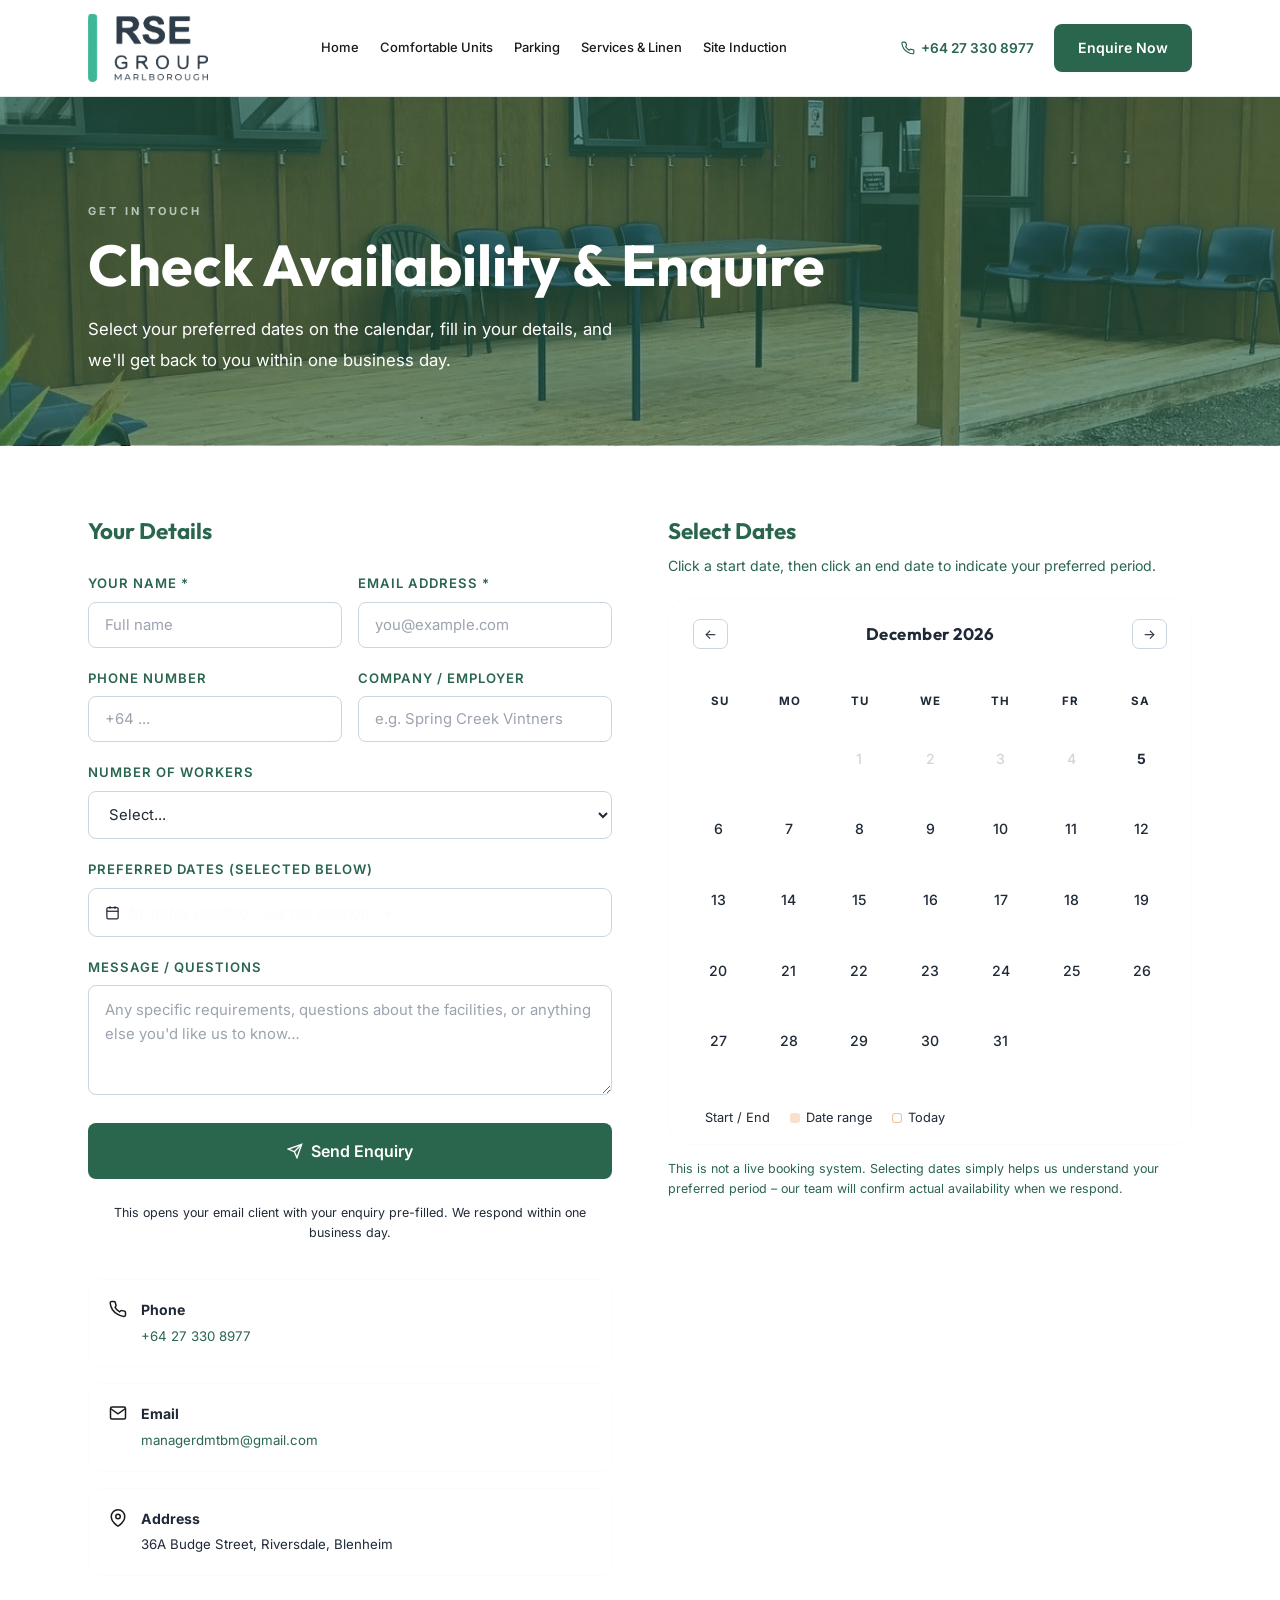
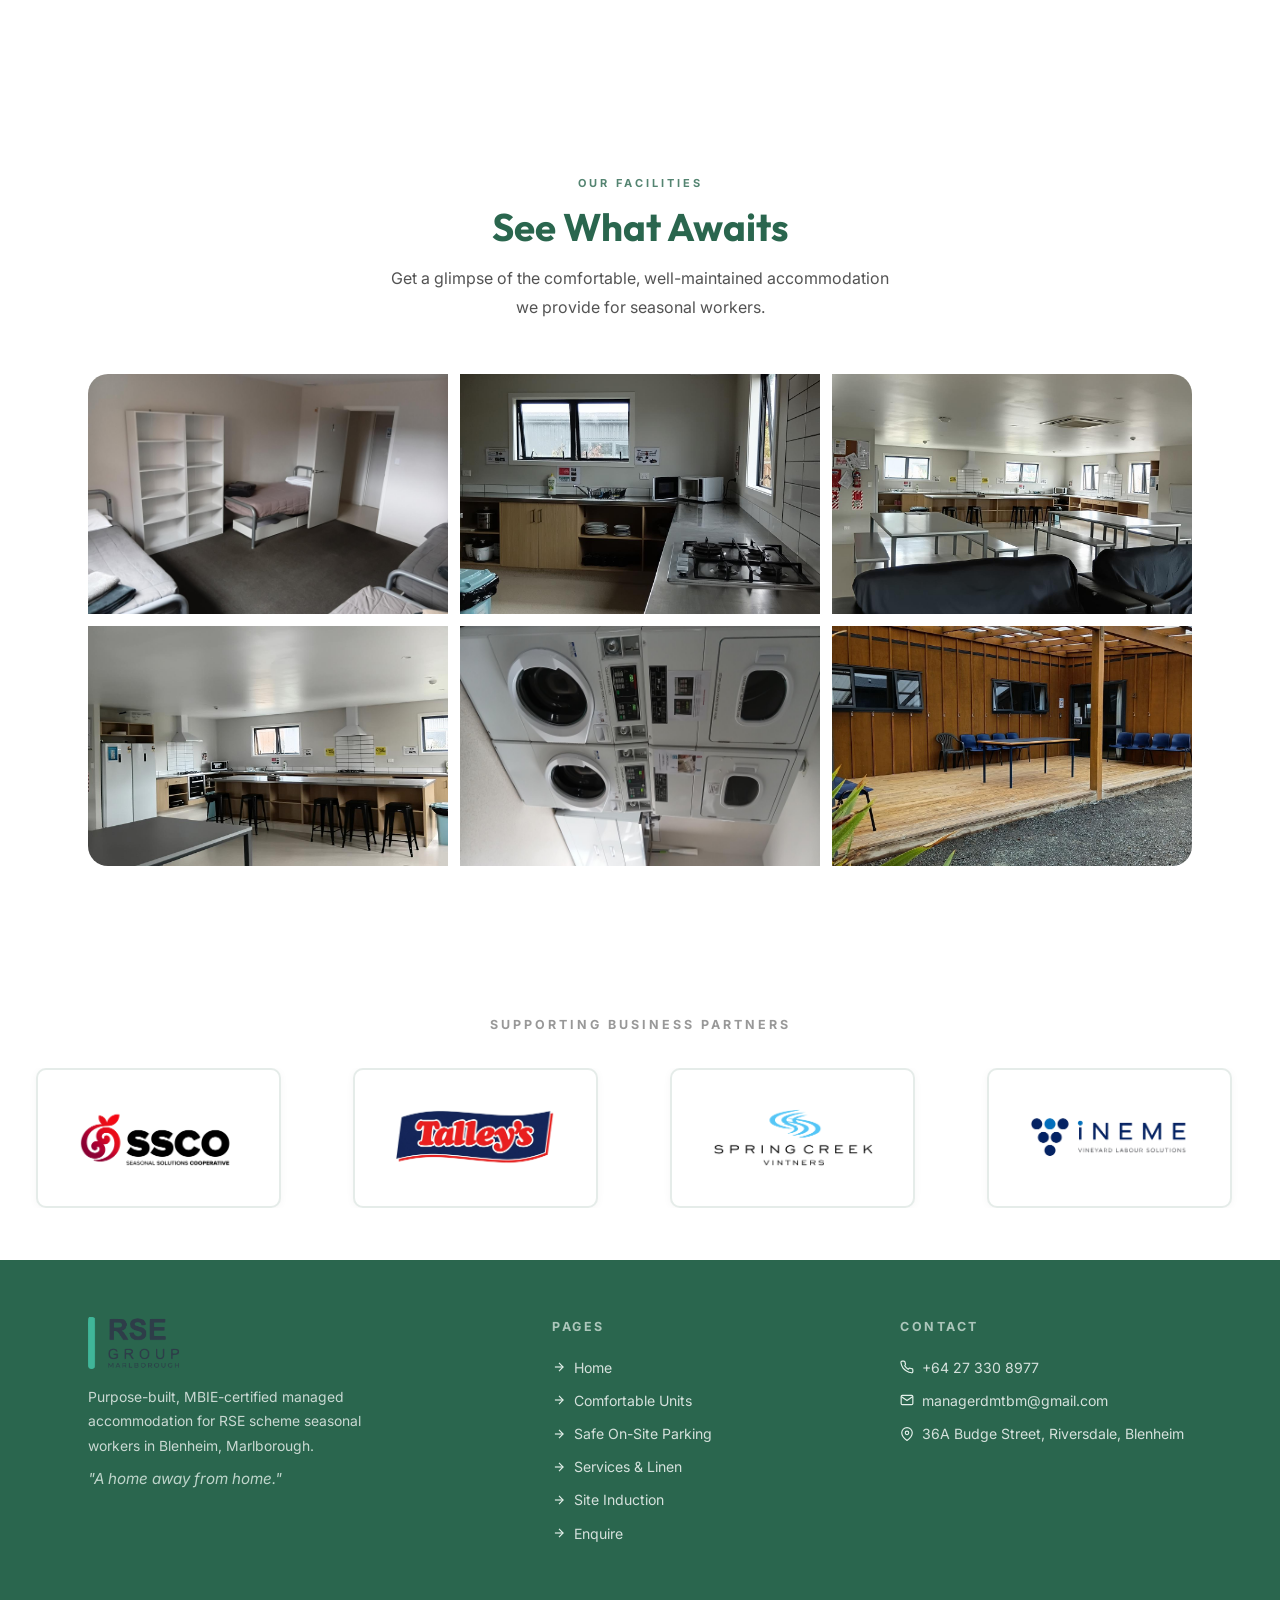
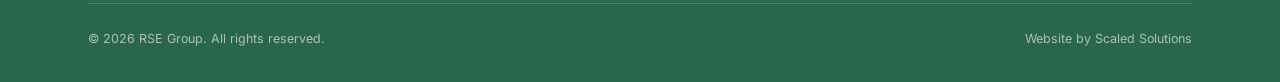
<file: contact.html>
<!DOCTYPE html>
<html lang="en">
<head>
  <meta charset="UTF-8" />
  <meta name="viewport" content="width=device-width, initial-scale=1.0" />
  <title>Enquire &amp; Check Availability – RSE Group Marlborough</title>
  <meta name="description" content="Enquire about accommodation availability at RSE Group Marlborough. Check dates and send your details – we respond within one business day. Based in Blenheim." />
  <link rel="preconnect" href="https://fonts.googleapis.com" />
  <link rel="preconnect" href="https://fonts.gstatic.com" crossorigin />
  <link href="https://fonts.googleapis.com/css2?family=Outfit:wght@500;600;700;800&family=Inter:wght@400;500;600;700&display=swap" rel="stylesheet" />
  <link rel="stylesheet" href="assets/style.css" />
  <style>
    /* ── CONTACT PAGE ── */
    .contact-hero { padding: 100px 0 56px; border-bottom: 1px solid rgba(237,234,184,.08); }

    .contact-layout {
      display: grid;
      grid-template-columns: 1fr 1fr;
      gap: 56px;
      align-items: start;
      padding: 72px 0 96px;
    }
    @media(max-width:900px) { .contact-layout { grid-template-columns: 1fr; gap: 48px; } }

    /* ── FORM ── */
    .contact-form { display: flex; flex-direction: column; gap: 20px; }
    .form-group { display: flex; flex-direction: column; gap: 7px; }
    .form-group label {
      font-size: .82rem; font-weight: 600;
      letter-spacing: 1px; text-transform: uppercase;
      color: rgba(237,234,184,.6);
    }
    .form-group input,
    .form-group select,
    .form-group textarea {
      background: rgba(255,255,255,.05);
      border: 1px solid rgba(237,234,184,.15);
      border-radius: 9px;
      padding: 13px 16px;
      font-family: var(--font-body);
      font-size: .93rem;
      color: var(--off-white);
      transition: border-color .2s, background .2s;
      outline: none;
      width: 100%;
    }
    .form-group input::placeholder,
    .form-group textarea::placeholder { color: rgba(245,245,240,.3); }
    .form-group input:focus,
    .form-group select:focus,
    .form-group textarea:focus {
      border-color: rgba(237,234,184,.4);
      background: rgba(255,255,255,.08);
    }
    .form-group select option { background: #43442F; color: var(--off-white); }
    .form-group textarea { resize: vertical; min-height: 110px; line-height: 1.6; }
    .form-row { display: grid; grid-template-columns: 1fr 1fr; gap: 16px; }
    @media(max-width:480px) { .form-row { grid-template-columns: 1fr; } }

    .date-display {
      background: rgba(232,133,46,.1);
      border: 1px solid rgba(232,133,46,.25);
      border-radius: 9px;
      padding: 12px 16px;
      font-size: .88rem;
      color: rgba(237,234,184,.85);
      min-height: 44px;
      display: flex; align-items: center; gap: 8px;
    }
    .date-display svg { color: var(--orange); flex-shrink: 0; }
    .date-display span { font-style: italic; color: rgba(245,245,240,.35); }

    .form-submit { margin-top: 8px; }
    .form-submit .btn { width: 100%; justify-content: center; padding: 16px; font-size: 1rem; }

    .form-note {
      font-size: .78rem; color: rgba(245,245,240,.35);
      text-align: center; margin-top: 4px; line-height: 1.6;
    }

    /* ── CALENDAR ── */
    .cal-wrap {
      background: rgba(255,255,255,.05);
      border: 1px solid rgba(237,234,184,.12);
      border-radius: var(--radius-lg);
      overflow: hidden;
    }
    .cal-header {
      display: flex; align-items: center; justify-content: space-between;
      padding: 20px 24px;
      background: rgba(255,255,255,.03);
      border-bottom: 1px solid rgba(237,234,184,.08);
    }
    .cal-header h3 {
      font-family: var(--font-head); font-size: 1.05rem;
      font-weight: 700; color: var(--cream); letter-spacing: .5px;
    }
    .cal-nav {
      background: none; border: 1px solid rgba(237,234,184,.15);
      border-radius: 7px; padding: 6px 10px;
      color: var(--cream); cursor: pointer;
      font-size: .85rem; transition: background .2s, border-color .2s;
    }
    .cal-nav:hover { background: rgba(237,234,184,.08); border-color: rgba(237,234,184,.3); }

    .cal-grid { padding: 16px; }
    .cal-days-header {
      display: grid; grid-template-columns: repeat(7,1fr);
      margin-bottom: 8px;
    }
    .cal-days-header span {
      text-align: center; font-size: .72rem; font-weight: 700;
      letter-spacing: 1px; color: rgba(237,234,184,.4);
      text-transform: uppercase; padding: 6px 0;
    }
    .cal-cells { display: grid; grid-template-columns: repeat(7,1fr); gap: 4px; }
    .cal-cell {
      aspect-ratio: 1;
      display: flex; align-items: center; justify-content: center;
      border-radius: 8px; font-size: .88rem; font-weight: 500;
      color: rgba(245,245,240,.75);
      cursor: pointer; transition: background .15s, color .15s;
      position: relative;
    }
    .cal-cell:hover:not(.past):not(.empty) {
      background: rgba(237,234,184,.1); color: var(--cream);
    }
    .cal-cell.empty { cursor: default; }
    .cal-cell.past { color: rgba(245,245,240,.2); cursor: not-allowed; }
    .cal-cell.today {
      color: var(--orange); font-weight: 700;
    }
    .cal-cell.today::after {
      content: ''; position: absolute; bottom: 4px; left: 50%; transform: translateX(-50%);
      width: 4px; height: 4px; border-radius: 50%; background: var(--orange);
    }
    .cal-cell.start-date, .cal-cell.end-date {
      background: #2A664E; color: #fff; font-weight: 700;
    }
    .cal-cell.in-range {
      background: rgba(42,102,78,.2); color: #1F2937;
      border-radius: 0;
    }
    .cal-cell.start-date { border-radius: 8px 0 0 8px; }
    .cal-cell.end-date   { border-radius: 0 8px 8px 0; }
    .cal-cell.start-date.end-date { border-radius: 8px; }

    .cal-legend {
      padding: 16px 20px;
      border-top: 1px solid rgba(237,234,184,.08);
      font-size: .8rem; color: rgba(245,245,240,.45);
      display: flex; gap: 20px; flex-wrap: wrap;
    }
    .cal-legend-item { display: flex; align-items: center; gap: 6px; }
    .cal-legend-dot {
      width: 10px; height: 10px; border-radius: 3px;
    }

    /* ── INFO CARDS ── */
    .contact-info { display: flex; flex-direction: column; gap: 16px; margin-top: 36px; }
    .info-card {
      display: flex; align-items: flex-start; gap: 14px;
      background: rgba(255,255,255,.04); border: 1px solid rgba(237,234,184,.1);
      border-radius: var(--radius); padding: 18px 20px;
    }
    .info-card svg { color: var(--orange); flex-shrink: 0; margin-top: 2px; width: 18px; height: 18px; }
    .info-card strong { display: block; font-size: .88rem; color: var(--cream); margin-bottom: 3px; }
    .info-card p { font-size: .83rem; margin: 0; }
    .info-card a { color: rgba(245,245,240,.65); }
    .info-card a:hover { color: var(--cream); }

    /* ── SUCCESS STATE ── */
    .success-msg {
      display: none;
      background: #2A664E; border: 1px solid #1F4E37;
      border-radius: var(--radius); padding: 20px 24px;
      color: #FFFFFF; font-size: .95rem; line-height: 1.7;
      margin-top: 16px;
    }
    .success-msg.visible { display: block; }

    /* ── CONTACT PAGE FORM FIX ── */
    /* Labels and headings */
    .contact-layout > div:first-child h2 {
      color: #2A664E;
      opacity: 1;
    }
    .contact-layout > div:last-child h2 {
      color: #2A664E;
      opacity: 1;
    }
    .form-group label {
      color: #2A664E !important;
      opacity: 1 !important;
    }

    /* Input boxes, selects, textareas */
    .form-group input,
    .form-group select,
    .form-group textarea {
      border: 1px solid #CBD5E1 !important;
      border-radius: 8px !important;
      background-color: #FFFFFF !important;
      color: #1F2937 !important;
    }
    .form-group input::placeholder,
    .form-group textarea::placeholder {
      color: #9CA3AF !important;
      opacity: 1 !important;
    }
    .form-group select option {
      background: #FFFFFF !important;
      color: #1F2937 !important;
    }
    .form-group input:focus,
    .form-group select:focus,
    .form-group textarea:focus {
      border-color: #2A664E !important;
      outline: none !important;
    }

    /* Calendar */
    .cal-header h3 {
      color: #1F2937 !important;
      opacity: 1 !important;
    }
    .cal-nav {
      color: #1F2937 !important;
      border-color: #CBD5E1 !important;
    }
    .cal-days-header span {
      color: #1F2937 !important;
      opacity: 1 !important;
    }
    .cal-cell {
      color: #1F2937 !important;
      opacity: 1 !important;
    }
    .cal-cell.empty {
      color: #D1D5DB !important;
    }
    .cal-cell.past {
      color: #D1D5DB !important;
    }
    .cal-legend {
      color: #1F2937 !important;
    }
    .cal-legend-item {
      color: #1F2937 !important;
    }

    /* Helper text */
    .date-display {
      color: #1F2937 !important;
      border-color: #CBD5E1 !important;
      background-color: #FFFFFF !important;
    }
    .form-note {
      color: #1F2937 !important;
    }

    /* Button */
    .form-submit .btn {
      color: #FFFFFF !important;
    }

    /* ── REMAINING TEXT FIXES ── */
    /* Calendar helper text */
    .cal-wrap ~ p {
      color: #2A664E !important;
      opacity: 1 !important;
      background: none !important;
    }

    /* Contact info cards */
    .info-card strong {
      color: #1F2937 !important;
      opacity: 1 !important;
    }
    .info-card p {
      color: #1F2937 !important;
      opacity: 1 !important;
      background: none !important;
    }
    .info-card a {
      color: #2A664E !important;
      opacity: 1 !important;
      background: none !important;
    }
    .info-card a:hover {
      color: #1F2937 !important;
    }

    /* Remove any pale cream backgrounds */
    .info-card {
      background: rgba(255,255,255,.04) !important;
    }
  </style>
  <link rel="icon" type="image/x-icon" href="assets/favicon.ico" />
  <link rel="icon" type="image/png" sizes="16x16" href="assets/favicon-16x16.png" />
  <link rel="icon" type="image/png" sizes="32x32" href="assets/favicon-32x32.png" />
  <link rel="apple-touch-icon" href="assets/apple-touch-icon.png" /></head>
<body>

<!-- HEADER -->
<header class="site-header" id="site-header">
  <div class="container">
    <div class="header-inner">
      <a href="index.html" class="header-logo">
        <img src="assets/images/New.alt.logo" alt="RSE Group Marlborough" />
      </a>
      <nav class="header-nav">
        <a href="index.html">Home</a>
        <a href="units.html">Comfortable Units</a>
        <a href="parking.html">Parking</a>
        <a href="services.html">Services &amp; Linen</a>
        <a href="induction.html">Site Induction</a>
        <a href="contact.html" class="active">Enquire</a>
      </nav>
      <div class="header-right">
        <a href="tel:+6427330897" class="header-phone">
          <svg width="14" height="14" viewBox="0 0 24 24" fill="none" stroke="currentColor" stroke-width="2"><path d="M22 16.92v3a2 2 0 0 1-2.18 2 19.79 19.79 0 0 1-8.63-3.07A19.5 19.5 0 0 1 4.69 13 19.79 19.79 0 0 1 1.61 4.38 2 2 0 0 1 3.58 2h3a2 2 0 0 1 2 1.72 12.84 12.84 0 0 0 .7 2.81 2 2 0 0 1-.45 2.11L8.09 9.91a16 16 0 0 0 5.93 5.93l1.27-1.27a2 2 0 0 1 2.11-.45 12.84 12.84 0 0 0 2.81.7A2 2 0 0 1 22 16.92z"/></svg>
          +64 27 330 8977
        </a>
        <a href="contact.html" class="btn btn-orange header-cta">Enquire Now</a>
      </div>
      <button class="nav-toggle" onclick="toggleNav()" aria-label="Menu">
        <svg viewBox="0 0 24 24" fill="none" stroke="currentColor" stroke-width="2"><line x1="3" y1="6" x2="21" y2="6"/><line x1="3" y1="12" x2="21" y2="12"/><line x1="3" y1="18" x2="21" y2="18"/></svg>
      </button>
    </div>
    <nav class="mobile-nav" id="mobile-nav">
      <a href="index.html">Home</a>
      <a href="units.html">Comfortable Units</a>
      <a href="parking.html">Safe On-Site Parking</a>
      <a href="services.html">Services &amp; Linen</a>
      <a href="induction.html">Site Induction</a>
      <a href="contact.html" style="color:var(--forest-green);font-weight:600;">Enquire Now →</a>
    </nav>
  </div>
</header>

<!-- BREADCRUMB -->
  </div>
</div>

<!-- PAGE HERO -->
<section class="contact-hero" style="background-image: linear-gradient(rgba(42,102,78,0.6), rgba(42,102,78,0.6)), url('assets/images/Deckoutdoor.jpg'); background-size: cover; background-position: center; background-repeat: no-repeat; color: #2A664E;">
  <div class="container">
    <div class="eyebrow">Get in Touch</div>
    <h1>Check Availability &amp; Enquire</h1>
    <p class="lead" style="max-width:560px;margin-top:16px;font-size:1.05rem;color:#FFFFFF;">Select your preferred dates on the calendar, fill in your details, and we'll get back to you within one business day.</p>
  </div>
</section>

<!-- MAIN CONTENT -->
<div class="container">
  <div class="contact-layout">

    <!-- LEFT: FORM -->
    <div>
      <h2 style="font-size:1.4rem;margin-bottom:28px;">Your Details</h2>
      <form class="contact-form" id="inquiryForm" onsubmit="submitForm(event)">

        <div class="form-row">
          <div class="form-group">
            <label>Your Name *</label>
            <input type="text" id="f-name" placeholder="Full name" required />
          </div>
          <div class="form-group">
            <label>Email Address *</label>
            <input type="email" id="f-email" placeholder="you@example.com" required />
          </div>
        </div>

        <div class="form-row">
          <div class="form-group">
            <label>Phone Number</label>
            <input type="tel" id="f-phone" placeholder="+64 ..." />
          </div>
          <div class="form-group">
            <label>Company / Employer</label>
            <input type="text" id="f-company" placeholder="e.g. Spring Creek Vintners" />
          </div>
        </div>

        <div class="form-group">
          <label>Number of Workers</label>
          <select id="f-workers">
            <option value="">Select...</option>
            <option>1–5</option>
            <option>6–15</option>
            <option>16–30</option>
            <option>31–60</option>
            <option>61–100</option>
            <option>100+</option>
          </select>
        </div>

        <div class="form-group">
          <label>Preferred Dates (selected below)</label>
          <div class="date-display" id="dateDisplay">
            <svg width="15" height="15" viewBox="0 0 24 24" fill="none" stroke="currentColor" stroke-width="2"><rect x="3" y="4" width="18" height="18" rx="2"/><line x1="16" y1="2" x2="16" y2="6"/><line x1="8" y1="2" x2="8" y2="6"/><line x1="3" y1="10" x2="21" y2="10"/></svg>
            <span>No dates selected – use the calendar →</span>
          </div>
        </div>

        <div class="form-group">
          <label>Message / Questions</label>
          <textarea id="f-message" placeholder="Any specific requirements, questions about the facilities, or anything else you'd like us to know…"></textarea>
        </div>

        <div class="form-submit">
          <button type="submit" class="btn btn-orange">
            <svg width="16" height="16" viewBox="0 0 24 24" fill="none" stroke="currentColor" stroke-width="2"><line x1="22" y1="2" x2="11" y2="13"/><polygon points="22 2 15 22 11 13 2 9 22 2"/></svg>
            Send Enquiry
          </button>
        </div>
        <p class="form-note">This opens your email client with your enquiry pre-filled. We respond within one business day.</p>
      </form>

      <div class="success-msg" id="successMsg">
        ✓ Your email client has opened with your enquiry pre-filled. Just hit send – we'll be in touch within one business day.
      </div>

      <!-- CONTACT INFO -->
      <div class="contact-info">
        <div class="info-card">
          <svg viewBox="0 0 24 24" fill="none" stroke="currentColor" stroke-width="2"><path d="M22 16.92v3a2 2 0 0 1-2.18 2 19.79 19.79 0 0 1-8.63-3.07A19.5 19.5 0 0 1 4.69 13 19.79 19.79 0 0 1 1.61 4.38 2 2 0 0 1 3.58 2h3a2 2 0 0 1 2 1.72 12.84 12.84 0 0 0 .7 2.81 2 2 0 0 1-.45 2.11L8.09 9.91a16 16 0 0 0 5.93 5.93l1.27-1.27a2 2 0 0 1 2.11-.45 12.84 12.84 0 0 0 2.81.7A2 2 0 0 1 22 16.92z"/></svg>
          <div>
            <strong>Phone</strong>
            <p><a href="tel:+6427330897">+64 27 330 8977</a></p>
          </div>
        </div>
        <div class="info-card">
          <svg viewBox="0 0 24 24" fill="none" stroke="currentColor" stroke-width="2"><path d="M4 4h16c1.1 0 2 .9 2 2v12c0 1.1-.9 2-2 2H4c-1.1 0-2-.9-2-2V6c0-1.1.9-2 2-2z"/><polyline points="22,6 12,13 2,6"/></svg>
          <div>
            <strong>Email</strong>
            <p><a href="mailto:managerdmtbm@gmail.com">managerdmtbm@gmail.com</a></p>
          </div>
        </div>
        <div class="info-card">
          <svg viewBox="0 0 24 24" fill="none" stroke="currentColor" stroke-width="2"><path d="M21 10c0 7-9 13-9 13s-9-6-9-13a9 9 0 0 1 18 0z"/><circle cx="12" cy="10" r="3"/></svg>
          <div>
            <strong>Address</strong>
            <p>36A Budge Street, Riversdale, Blenheim</p>
          </div>
        </div>
      </div>
    </div>

    <!-- RIGHT: CALENDAR -->
    <div>
      <h2 style="font-size:1.4rem;margin-bottom:8px;">Select Dates</h2>
      <p style="font-size:.88rem;color:#2A664E;margin-bottom:20px;">Click a start date, then click an end date to indicate your preferred period.</p>

      <div class="cal-wrap">
        <div class="cal-header">
          <button class="cal-nav" id="prevBtn" onclick="changeMonth(-1)">&#8592;</button>
          <h3 id="calTitle"></h3>
          <button class="cal-nav" id="nextBtn" onclick="changeMonth(1)">&#8594;</button>
        </div>
        <div class="cal-grid">
          <div class="cal-days-header">
            <span>Su</span><span>Mo</span><span>Tu</span><span>We</span>
            <span>Th</span><span>Fr</span><span>Sa</span>
          </div>
          <div class="cal-cells" id="calCells"></div>
        </div>
        <div class="cal-legend">
          <div class="cal-legend-item">
            <div class="cal-legend-dot" style="background:var(--orange);"></div>
            Start / End
          </div>
          <div class="cal-legend-item">
            <div class="cal-legend-dot" style="background:rgba(232,133,46,.25);"></div>
            Date range
          </div>
          <div class="cal-legend-item">
            <div class="cal-legend-dot" style="background:rgba(245,245,240,.15);border:1px solid rgba(232,133,46,.5);"></div>
            Today
          </div>
        </div>
      </div>

      <p style="font-size:.78rem;margin-top:14px;line-height:1.6;">
        This is not a live booking system. Selecting dates simply helps us understand your preferred period – our team will confirm actual availability when we respond.
      </p>
    </div>

  </div>
</div>

<!-- GALLERY SECTION -->
<section class="section">
  <div class="container">
    <div class="text-center mb-24" style="margin-bottom:52px;">
      <div class="eyebrow">Our Facilities</div>
      <h2>See What Awaits</h2>
      <p style="max-width:520px;margin:14px auto 0;">Get a glimpse of the comfortable, well-maintained accommodation we provide for seasonal workers.</p>
    </div>
    <div style="display:grid;grid-template-columns:repeat(3,1fr);gap:12px;border-radius:var(--radius-lg);overflow:hidden;">
      <div class="gallery-tile"><img loading="lazy" src="assets/images/4Bedbedroom.jpg" alt="Private sleeping room with comfortable beds" /></div>
      <div class="gallery-tile"><img loading="lazy" src="assets/images/Kitchen.jpg" alt="Modern equipped kitchen" /></div>
      <div class="gallery-tile"><img loading="lazy" src="assets/images/Loungetokitchenview.jpg" alt="Lounge and kitchen area" /></div>
      <div class="gallery-tile"><img loading="lazy" src="assets/images/Opendinningroomtokitchen.jpg" alt="Dining room with kitchen connection" /></div>
      <div class="gallery-tile"><img loading="lazy" src="assets/images/LaundryRoom.jpg" alt="Laundry facilities" /></div>
      <div class="gallery-tile"><img loading="lazy" src="assets/images/Deckoutdoor.jpg" alt="Outdoor deck and exterior areas" /></div>
    </div>
  </div>
</section>

<!-- PARTNERS -->
<section class="partners-section">
  <div class="container">
    <p class="partners-label">Supporting Business Partners</p>
  </div>
  <div class="partners-marquee-wrap">
    <div class="partners-marquee">
      <img loading="lazy" src="assets/images/SSCO_Logo_transparent.png" alt="SSCO" loading="lazy" />
      <img loading="lazy" src="assets/images/Talleys_Logo_transparent.png" alt="Talley's" loading="lazy" />
      <img loading="lazy" src="assets/images/SPringCreek_logo_transparent.png" alt="Spring Creek Vintners" loading="lazy" />
      <img loading="lazy" src="assets/images/Ineme_logo_transparent.png" alt="iNEME" loading="lazy" />
      <img loading="lazy" src="assets/images/AVS_logo_transparent.png" alt="AVS" loading="lazy" />
      <img loading="lazy" src="assets/images/SSCO_Logo_transparent.png" alt="" aria-hidden="true" loading="lazy" />
      <img loading="lazy" src="assets/images/Talleys_Logo_transparent.png" alt="" aria-hidden="true" loading="lazy" />
      <img loading="lazy" src="assets/images/SPringCreek_logo_transparent.png" alt="" aria-hidden="true" loading="lazy" />
      <img loading="lazy" src="assets/images/Ineme_logo_transparent.png" alt="" aria-hidden="true" loading="lazy" />
      <img loading="lazy" src="assets/images/AVS_logo_transparent.png" alt="" aria-hidden="true" loading="lazy" />
    </div>
  </div>
</section>

<!-- FOOTER -->
<footer class="contact-footer">
  <div class="container">
    <div class="contact-footer-grid">
      <div class="footer-brand">
        <img src="assets/images/New.alt.logo" alt="RSE Group" />
        <p>Purpose-built, MBIE-certified managed accommodation for RSE scheme seasonal workers in Blenheim, Marlborough.</p>
        <span class="footer-tagline">"A home away from home."</span>
      </div>
      <div class="footer-col">
        <h4>Pages</h4>
        <ul>
          <li><a href="index.html"><svg viewBox="0 0 24 24" fill="none" stroke="currentColor" stroke-width="2"><line x1="5" y1="12" x2="19" y2="12"/><polyline points="12 5 19 12 12 19"/></svg>Home</a></li>
          <li><a href="units.html"><svg viewBox="0 0 24 24" fill="none" stroke="currentColor" stroke-width="2"><line x1="5" y1="12" x2="19" y2="12"/><polyline points="12 5 19 12 12 19"/></svg>Comfortable Units</a></li>
          <li><a href="parking.html"><svg viewBox="0 0 24 24" fill="none" stroke="currentColor" stroke-width="2"><line x1="5" y1="12" x2="19" y2="12"/><polyline points="12 5 19 12 12 19"/></svg>Safe On-Site Parking</a></li>
          <li><a href="services.html"><svg viewBox="0 0 24 24" fill="none" stroke="currentColor" stroke-width="2"><line x1="5" y1="12" x2="19" y2="12"/><polyline points="12 5 19 12 12 19"/></svg>Services &amp; Linen</a></li>
          <li><a href="induction.html"><svg viewBox="0 0 24 24" fill="none" stroke="currentColor" stroke-width="2"><line x1="5" y1="12" x2="19" y2="12"/><polyline points="12 5 19 12 12 19"/></svg>Site Induction</a></li>
          <li><a href="contact.html"><svg viewBox="0 0 24 24" fill="none" stroke="currentColor" stroke-width="2"><line x1="5" y1="12" x2="19" y2="12"/><polyline points="12 5 19 12 12 19"/></svg>Enquire</a></li>
        </ul>
      </div>
      <div class="footer-col">
        <h4>Contact</h4>
        <ul>
          <li><a href="tel:+6427330897"><svg viewBox="0 0 24 24" fill="none" stroke="currentColor" stroke-width="2"><path d="M22 16.92v3a2 2 0 0 1-2.18 2 19.79 19.79 0 0 1-8.63-3.07A19.5 19.5 0 0 1 4.69 13 19.79 19.79 0 0 1 1.61 4.38 2 2 0 0 1 3.58 2h3a2 2 0 0 1 2 1.72 12.84 12.84 0 0 0 .7 2.81 2 2 0 0 1-.45 2.11L8.09 9.91a16 16 0 0 0 5.93 5.93l1.27-1.27a2 2 0 0 1 2.11-.45 12.84 12.84 0 0 0 2.81.7A2 2 0 0 1 22 16.92z"/></svg>+64 27 330 8977</a></li>
          <li><a href="mailto:managerdmtbm@gmail.com"><svg viewBox="0 0 24 24" fill="none" stroke="currentColor" stroke-width="2"><path d="M4 4h16c1.1 0 2 .9 2 2v12c0 1.1-.9 2-2 2H4c-1.1 0-2-.9-2-2V6c0-1.1.9-2 2-2z"/><polyline points="22,6 12,13 2,6"/></svg>managerdmtbm@gmail.com</a></li>
          <li><span><svg viewBox="0 0 24 24" fill="none" stroke="currentColor" stroke-width="2"><path d="M21 10c0 7-9 13-9 13s-9-6-9-13a9 9 0 0 1 18 0z"/><circle cx="12" cy="10" r="3"/></svg>36A Budge Street, Riversdale, Blenheim</span></li>
        </ul>
      </div>
    </div>
    <div class="footer-bottom">
      <p>&copy; 2026 RSE Group. All rights reserved.</p>
      <a href="https://scaledsolutions.nz" target="_blank" rel="noopener">Website by Scaled Solutions</a>
    </div>
  </div>
</footer>

<script>
// ── HEADER SCROLL ────────────────────────────────────────────────────────────
function toggleNav() { document.getElementById('mobile-nav').classList.toggle('open'); }
window.addEventListener('scroll', () => {
  document.getElementById('site-header').style.boxShadow = window.scrollY > 40 ? '0 2px 32px rgba(0,0,0,.35)' : 'none';
});

// ── CALENDAR ─────────────────────────────────────────────────────────────────
const MONTHS = ['January','February','March','April','May','June',
                'July','August','September','October','November','December'];

const today = new Date();
today.setHours(0,0,0,0);

let viewYear  = today.getFullYear();
let viewMonth = today.getMonth();
let startDate = null;
let endDate   = null;

function fmt(d) {
  return d ? `${d.getDate()} ${MONTHS[d.getMonth()]} ${d.getFullYear()}` : '';
}

function renderCal() {
  document.getElementById('calTitle').textContent = `${MONTHS[viewMonth]} ${viewYear}`;
  document.getElementById('prevBtn').disabled = (viewYear === today.getFullYear() && viewMonth <= today.getMonth());

  const cells = document.getElementById('calCells');
  cells.innerHTML = '';

  const firstDay = new Date(viewYear, viewMonth, 1).getDay();
  const daysInMonth = new Date(viewYear, viewMonth + 1, 0).getDate();

  // Empty leading cells
  for (let i = 0; i < firstDay; i++) {
    const el = document.createElement('div');
    el.className = 'cal-cell empty';
    cells.appendChild(el);
  }

  for (let d = 1; d <= daysInMonth; d++) {
    const date = new Date(viewYear, viewMonth, d);
    const el = document.createElement('div');
    el.className = 'cal-cell';
    el.textContent = d;

    if (date < today) {
      el.classList.add('past');
    } else {
      if (date.getTime() === today.getTime()) el.classList.add('today');
      if (startDate && date.getTime() === startDate.getTime()) el.classList.add('start-date');
      if (endDate   && date.getTime() === endDate.getTime())   el.classList.add('end-date');
      if (startDate && endDate && date > startDate && date < endDate) el.classList.add('in-range');
      el.addEventListener('click', () => pickDate(date));
    }

    cells.appendChild(el);
  }
}

function pickDate(date) {
  if (!startDate || (startDate && endDate)) {
    // Fresh pick
    startDate = date;
    endDate = null;
  } else if (date < startDate) {
    // Picked before start – swap
    startDate = date;
    endDate = null;
  } else {
    endDate = date;
  }
  renderCal();
  updateDateDisplay();
}

function updateDateDisplay() {
  const el = document.getElementById('dateDisplay');
  if (!startDate) {
    el.innerHTML = '<svg width="15" height="15" viewBox="0 0 24 24" fill="none" stroke="currentColor" stroke-width="2"><rect x="3" y="4" width="18" height="18" rx="2"/><line x1="16" y1="2" x2="16" y2="6"/><line x1="8" y1="2" x2="8" y2="6"/><line x1="3" y1="10" x2="21" y2="10"/></svg><span>No dates selected – use the calendar →</span>';
  } else if (!endDate) {
    el.innerHTML = `<svg width="15" height="15" viewBox="0 0 24 24" fill="none" stroke="currentColor" stroke-width="2"><rect x="3" y="4" width="18" height="18" rx="2"/><line x1="16" y1="2" x2="16" y2="6"/><line x1="8" y1="2" x2="8" y2="6"/><line x1="3" y1="10" x2="21" y2="10"/></svg>Arrival: <strong style="color:var(--forest-green)">${fmt(startDate)}</strong> – click an end date`;
  } else {
    el.innerHTML = `<svg width="15" height="15" viewBox="0 0 24 24" fill="none" stroke="currentColor" stroke-width="2"><rect x="3" y="4" width="18" height="18" rx="2"/><line x1="16" y1="2" x2="16" y2="6"/><line x1="8" y1="2" x2="8" y2="6"/><line x1="3" y1="10" x2="21" y2="10"/></svg><strong style="color:var(--forest-green)">${fmt(startDate)}</strong> → <strong style="color:var(--forest-green)">${fmt(endDate)}</strong>`;
  }
}

function changeMonth(dir) {
  viewMonth += dir;
  if (viewMonth > 11) { viewMonth = 0; viewYear++; }
  if (viewMonth < 0)  { viewMonth = 11; viewYear--; }
  renderCal();
}

// ── FORM SUBMIT → mailto ─────────────────────────────────────────────────────
function submitForm(e) {
  e.preventDefault();

  const name    = document.getElementById('f-name').value.trim();
  const email   = document.getElementById('f-email').value.trim();
  const phone   = document.getElementById('f-phone').value.trim();
  const company = document.getElementById('f-company').value.trim();
  const workers = document.getElementById('f-workers').value;
  const message = document.getElementById('f-message').value.trim();

  let dateStr = 'Not specified';
  if (startDate && endDate)   dateStr = `${fmt(startDate)} to ${fmt(endDate)}`;
  else if (startDate)         dateStr = `From ${fmt(startDate)} (end date not specified)`;

  const body = [
    `Name: ${name}`,
    `Email: ${email}`,
    phone   ? `Phone: ${phone}`     : null,
    company ? `Company: ${company}` : null,
    workers ? `Workers: ${workers}` : null,
    `Preferred dates: ${dateStr}`,
    message ? `\nMessage:\n${message}` : null,
  ].filter(Boolean).join('\n');

  const subject = encodeURIComponent(`Accommodation Enquiry – ${name}${company ? ', ' + company : ''}`);
  const bodyEnc = encodeURIComponent(body);
  window.location.href = `mailto:managerdmtbm@gmail.com?subject=${subject}&body=${bodyEnc}`;

  document.getElementById('successMsg').classList.add('visible');
}

// Init
renderCal();
</script>
</body>
</html>
</file>
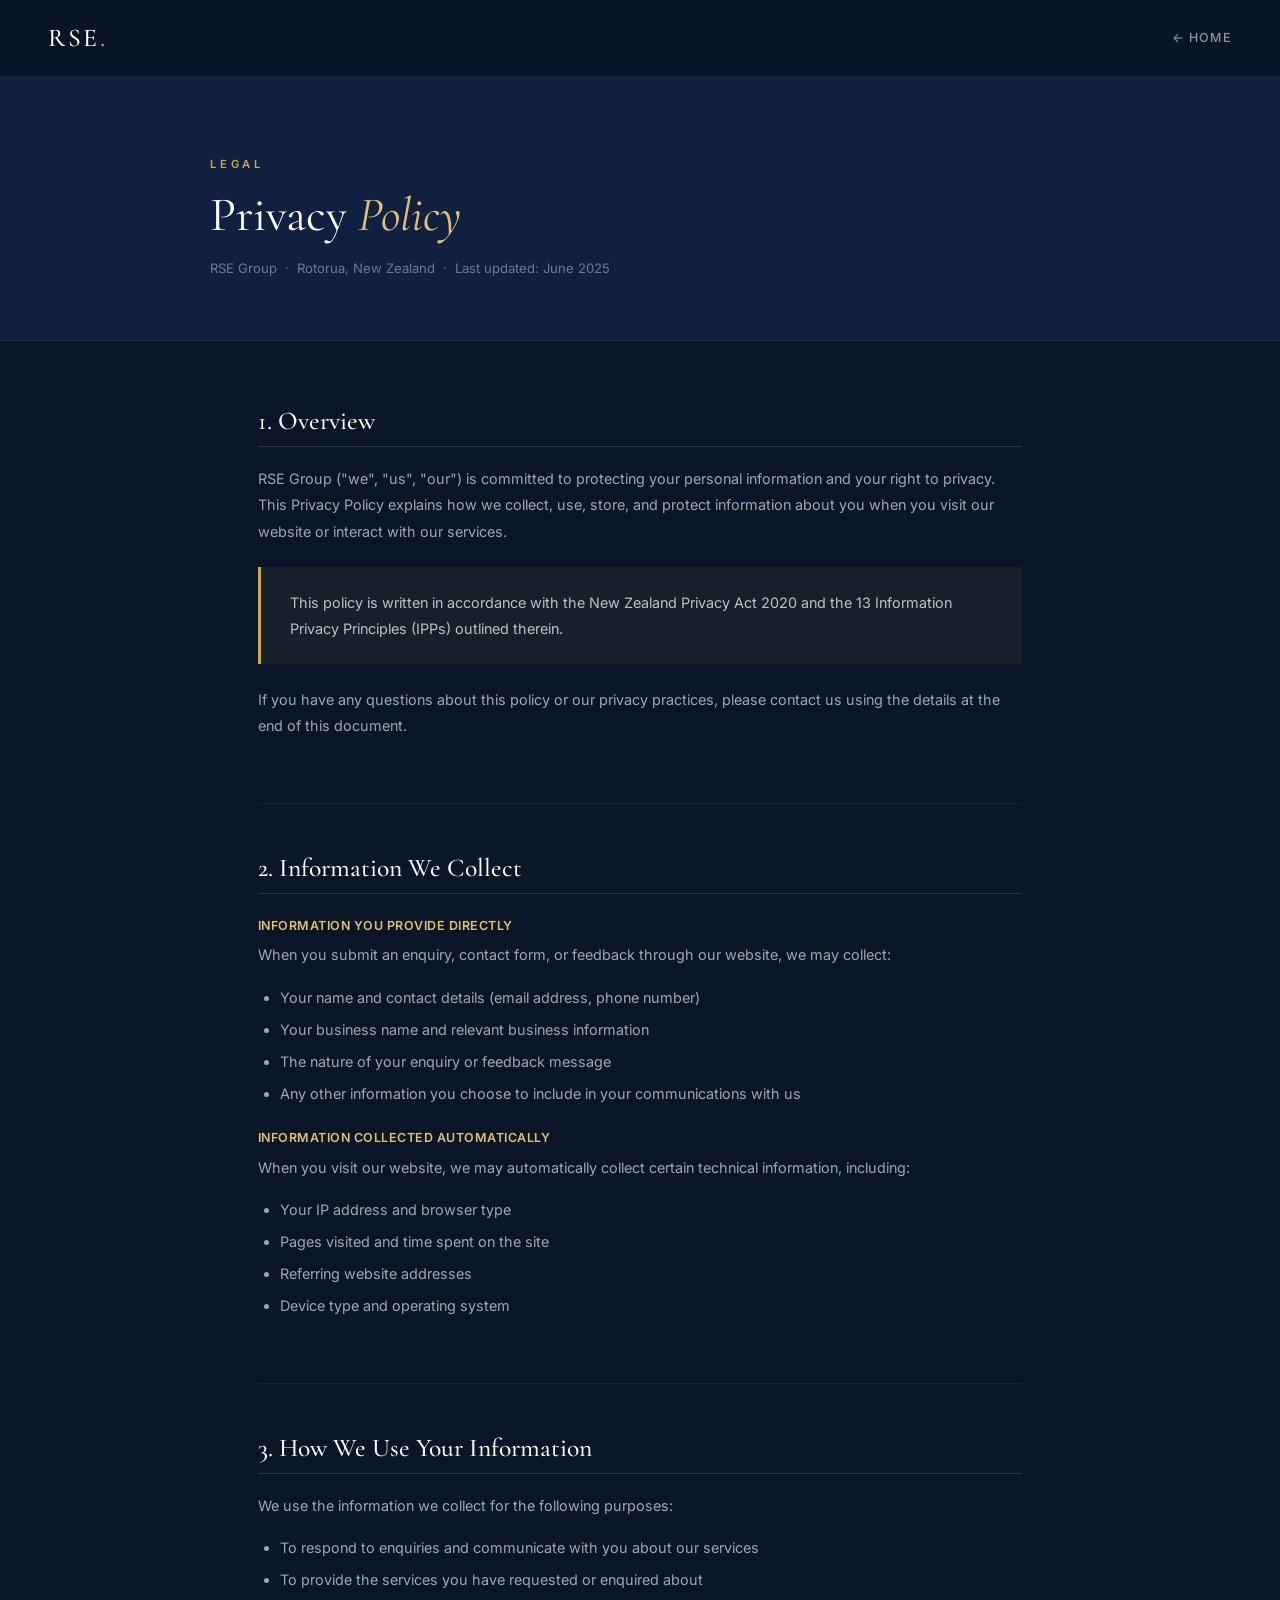
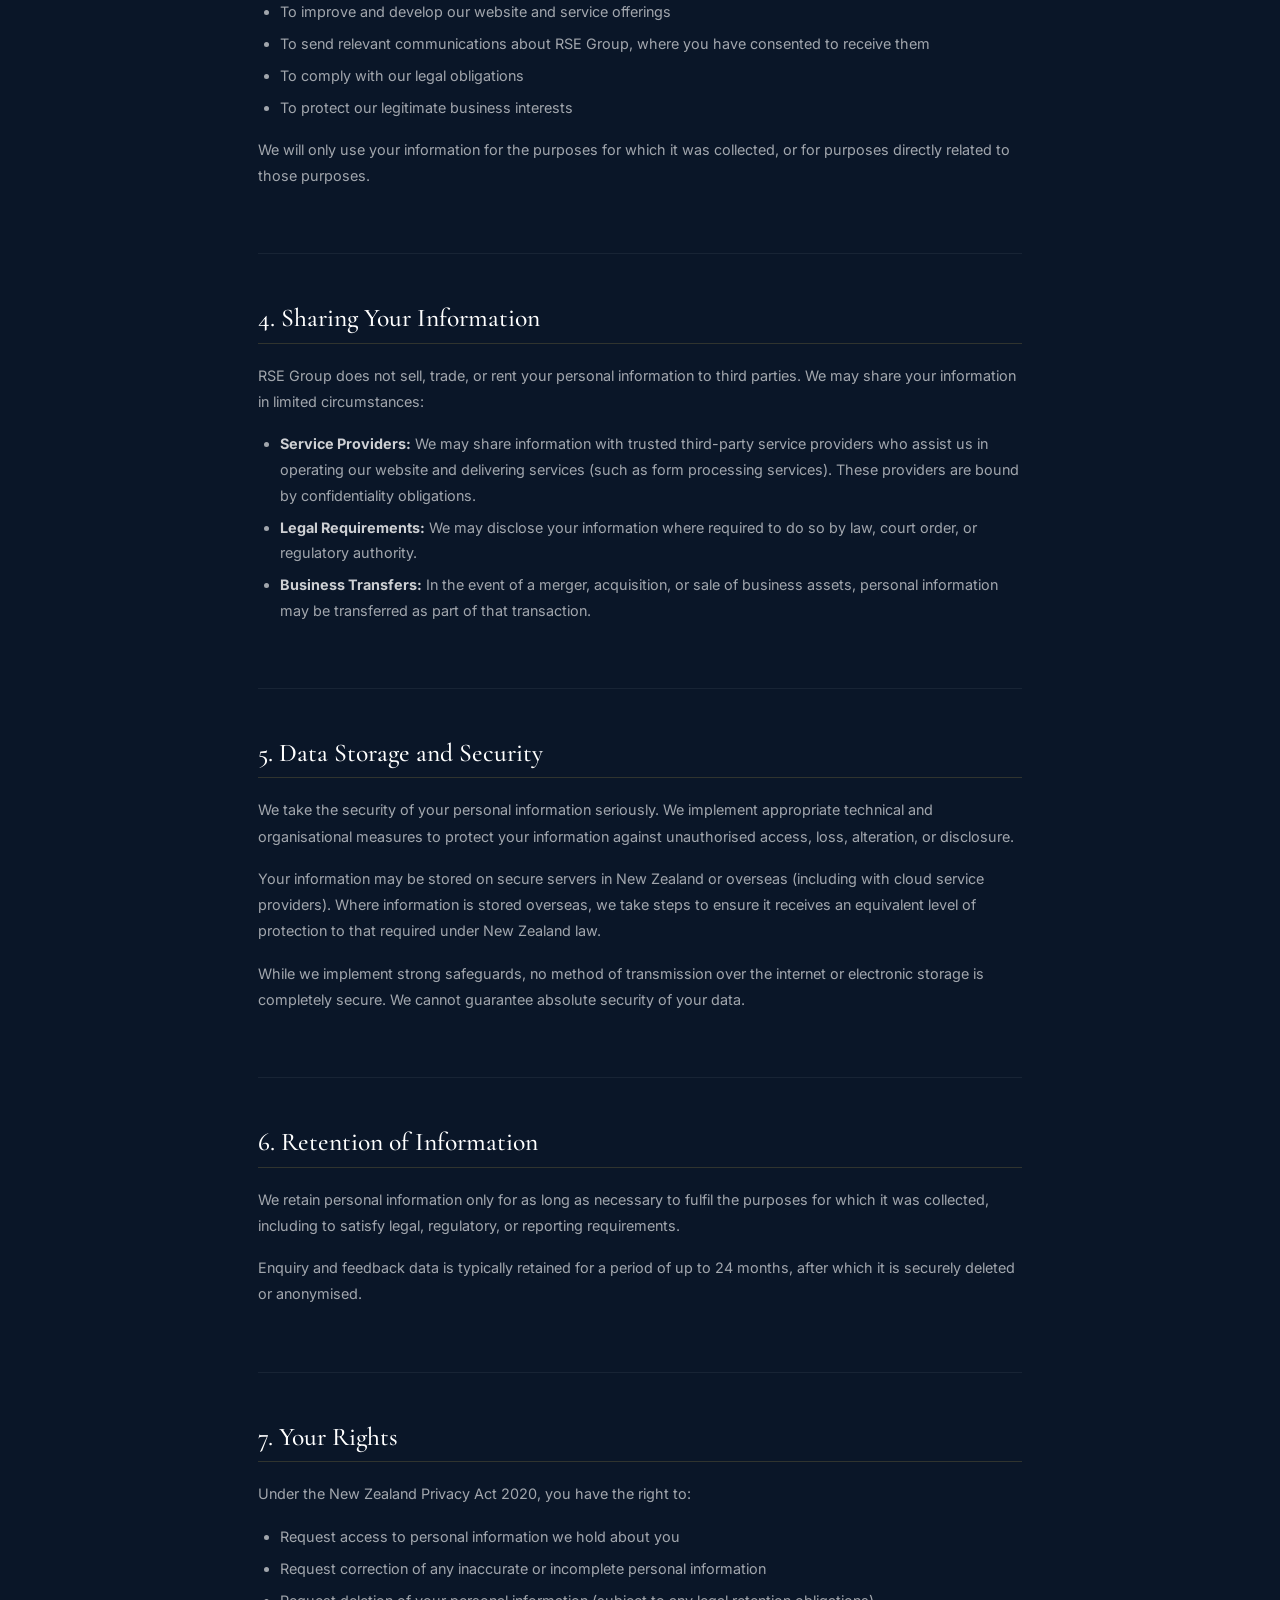
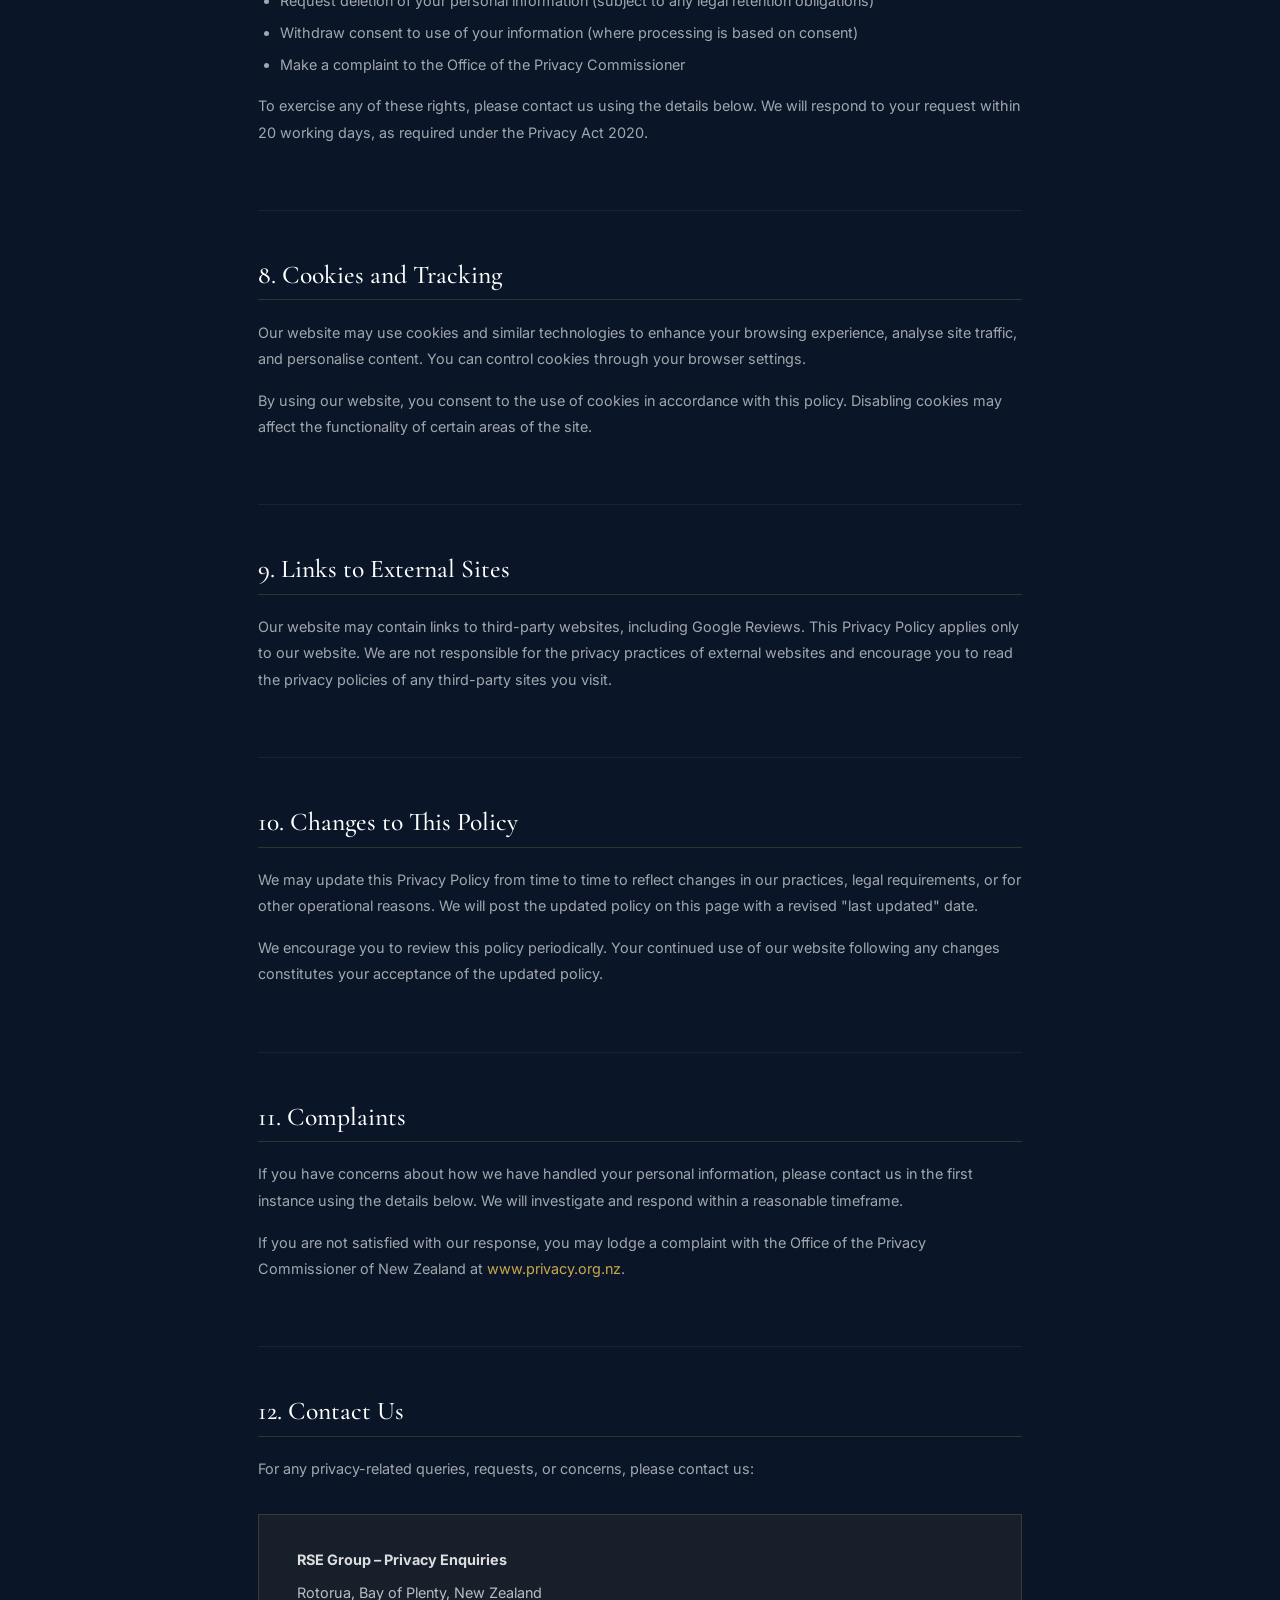
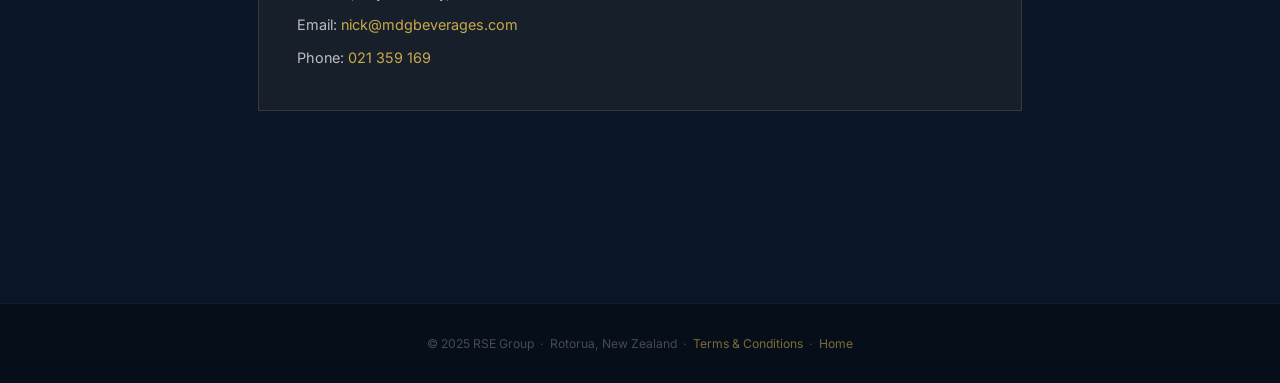
<file: privacy.html>
<!DOCTYPE html>
<html lang="en">
<head>
  <meta charset="UTF-8" />
  <meta name="viewport" content="width=device-width, initial-scale=1.0" />
  <title>Privacy Policy – RSE Group</title>
  <link rel="preconnect" href="https://fonts.googleapis.com" />
  <link rel="preconnect" href="https://fonts.gstatic.com" crossorigin />
  <link href="https://fonts.googleapis.com/css2?family=Cormorant+Garamond:ital,wght@0,300;0,400;0,500;0,600;1,400&family=Inter:wght@300;400;500;600&display=swap" rel="stylesheet" />
  <style>
    :root {
      --navy: #0A1628;
      --navy-mid: #0f2040;
      --gold: #C9A84C;
      --gold-light: #dfc070;
      --white: #ffffff;
      --off-white: #f4f2ee;
      --transition: 0.3s cubic-bezier(0.4, 0, 0.2, 1);
    }

    *, *::before, *::after { box-sizing: border-box; margin: 0; padding: 0; }

    body {
      font-family: 'Inter', sans-serif;
      background: var(--navy);
      color: var(--white);
      min-height: 100vh;
    }

    nav {
      padding: 1.4rem 3rem;
      display: flex;
      align-items: center;
      justify-content: space-between;
      border-bottom: 1px solid rgba(201,168,76,0.12);
      position: sticky;
      top: 0;
      background: rgba(10,22,40,0.95);
      backdrop-filter: blur(12px);
      z-index: 100;
    }

    .nav-logo {
      font-family: 'Cormorant Garamond', serif;
      font-size: 1.6rem;
      font-weight: 500;
      letter-spacing: 0.1em;
      color: var(--white);
      text-decoration: none;
    }

    .nav-logo span { color: var(--gold); }

    .nav-back {
      font-size: 0.78rem;
      font-weight: 500;
      letter-spacing: 0.1em;
      color: rgba(255,255,255,0.55);
      text-decoration: none;
      text-transform: uppercase;
      transition: color var(--transition);
    }

    .nav-back:hover { color: var(--gold); }

    .page-header {
      background: var(--navy-mid);
      padding: 5rem 3rem 4rem;
      border-bottom: 1px solid rgba(201,168,76,0.12);
    }

    .page-header-inner {
      max-width: 860px;
      margin: 0 auto;
    }

    .page-eyebrow {
      font-size: 0.7rem;
      font-weight: 600;
      letter-spacing: 0.34em;
      text-transform: uppercase;
      color: var(--gold);
      margin-bottom: 1rem;
    }

    .page-title {
      font-family: 'Cormorant Garamond', serif;
      font-size: clamp(2rem, 4vw, 3rem);
      font-weight: 400;
      line-height: 1.2;
      margin-bottom: 1rem;
    }

    .page-title em { font-style: italic; color: var(--gold-light); }

    .page-meta {
      font-size: 0.82rem;
      color: rgba(255,255,255,0.4);
    }

    .content-wrap {
      max-width: 860px;
      margin: 0 auto;
      padding: 4rem 3rem 6rem;
    }

    .legal-section {
      margin-bottom: 3rem;
      padding-bottom: 3rem;
      border-bottom: 1px solid rgba(255,255,255,0.06);
    }

    .legal-section:last-child { border-bottom: none; }

    .legal-section h2 {
      font-family: 'Cormorant Garamond', serif;
      font-size: 1.6rem;
      font-weight: 500;
      color: var(--white);
      margin-bottom: 1.2rem;
      padding-bottom: 0.6rem;
      border-bottom: 1px solid rgba(201,168,76,0.2);
    }

    .legal-section h3 {
      font-size: 0.78rem;
      font-weight: 600;
      color: var(--gold-light);
      margin: 1.5rem 0 0.6rem;
      letter-spacing: 0.04em;
      text-transform: uppercase;
    }

    .legal-section p {
      font-size: 0.9rem;
      line-height: 1.82;
      color: rgba(255,255,255,0.62);
      margin-bottom: 1rem;
    }

    .legal-section ul {
      margin: 0.6rem 0 1rem 1.4rem;
    }

    .legal-section ul li {
      font-size: 0.9rem;
      line-height: 1.78;
      color: rgba(255,255,255,0.62);
      margin-bottom: 0.4rem;
    }

    .highlight-box {
      background: rgba(201,168,76,0.07);
      border-left: 3px solid var(--gold);
      padding: 1.4rem 1.8rem;
      margin: 1.4rem 0;
    }

    .highlight-box p {
      color: rgba(255,255,255,0.72) !important;
      margin: 0 !important;
    }

    .contact-box {
      background: rgba(201,168,76,0.07);
      border: 1px solid rgba(201,168,76,0.2);
      padding: 2rem 2.4rem;
      margin-top: 2rem;
    }

    .contact-box p {
      color: rgba(255,255,255,0.7) !important;
      margin-bottom: 0.4rem !important;
    }

    .contact-box a {
      color: var(--gold);
      text-decoration: none;
    }

    .contact-box a:hover { color: var(--gold-light); }

    footer {
      text-align: center;
      padding: 2rem;
      border-top: 1px solid rgba(255,255,255,0.06);
      font-size: 0.76rem;
      color: rgba(255,255,255,0.25);
      background: #060e1a;
    }

    footer a { color: rgba(201,168,76,0.6); text-decoration: none; }
    footer a:hover { color: var(--gold); }

    @media (max-width: 768px) {
      nav { padding: 1.2rem 1.5rem; }
      .page-header { padding: 3rem 1.5rem 2.5rem; }
      .content-wrap { padding: 2.5rem 1.5rem 4rem; }
    }
  </style>
  <link rel="icon" type="image/x-icon" href="assets/favicon.ico" />
  <link rel="icon" type="image/png" sizes="16x16" href="assets/favicon-16x16.png" />
  <link rel="icon" type="image/png" sizes="32x32" href="assets/favicon-32x32.png" />
  <link rel="apple-touch-icon" href="assets/apple-touch-icon.png" /></head>
<body>

  <nav>
    <a href="index.html" class="nav-logo">RSE<span>.</span></a>
    <a href="index.html" class="nav-back">← Home</a>
  </nav>

  <div class="page-header">
    <div class="page-header-inner">
      <p class="page-eyebrow">Legal</p>
      <h1 class="page-title">Privacy <em>Policy</em></h1>
      <p class="page-meta">RSE Group &nbsp;·&nbsp; Rotorua, New Zealand &nbsp;·&nbsp; Last updated: June 2025</p>
    </div>
  </div>

  <div class="content-wrap">

    <div class="legal-section">
      <h2>1. Overview</h2>
      <p>RSE Group ("we", "us", "our") is committed to protecting your personal information and your right to privacy. This Privacy Policy explains how we collect, use, store, and protect information about you when you visit our website or interact with our services.</p>
      <div class="highlight-box">
        <p>This policy is written in accordance with the New Zealand Privacy Act 2020 and the 13 Information Privacy Principles (IPPs) outlined therein.</p>
      </div>
      <p>If you have any questions about this policy or our privacy practices, please contact us using the details at the end of this document.</p>
    </div>

    <div class="legal-section">
      <h2>2. Information We Collect</h2>
      <h3>Information You Provide Directly</h3>
      <p>When you submit an enquiry, contact form, or feedback through our website, we may collect:</p>
      <ul>
        <li>Your name and contact details (email address, phone number)</li>
        <li>Your business name and relevant business information</li>
        <li>The nature of your enquiry or feedback message</li>
        <li>Any other information you choose to include in your communications with us</li>
      </ul>
      <h3>Information Collected Automatically</h3>
      <p>When you visit our website, we may automatically collect certain technical information, including:</p>
      <ul>
        <li>Your IP address and browser type</li>
        <li>Pages visited and time spent on the site</li>
        <li>Referring website addresses</li>
        <li>Device type and operating system</li>
      </ul>
    </div>

    <div class="legal-section">
      <h2>3. How We Use Your Information</h2>
      <p>We use the information we collect for the following purposes:</p>
      <ul>
        <li>To respond to enquiries and communicate with you about our services</li>
        <li>To provide the services you have requested or enquired about</li>
        <li>To improve and develop our website and service offerings</li>
        <li>To send relevant communications about RSE Group, where you have consented to receive them</li>
        <li>To comply with our legal obligations</li>
        <li>To protect our legitimate business interests</li>
      </ul>
      <p>We will only use your information for the purposes for which it was collected, or for purposes directly related to those purposes.</p>
    </div>

    <div class="legal-section">
      <h2>4. Sharing Your Information</h2>
      <p>RSE Group does not sell, trade, or rent your personal information to third parties. We may share your information in limited circumstances:</p>
      <ul>
        <li><strong style="color:rgba(255,255,255,0.8);">Service Providers:</strong> We may share information with trusted third-party service providers who assist us in operating our website and delivering services (such as form processing services). These providers are bound by confidentiality obligations.</li>
        <li><strong style="color:rgba(255,255,255,0.8);">Legal Requirements:</strong> We may disclose your information where required to do so by law, court order, or regulatory authority.</li>
        <li><strong style="color:rgba(255,255,255,0.8);">Business Transfers:</strong> In the event of a merger, acquisition, or sale of business assets, personal information may be transferred as part of that transaction.</li>
      </ul>
    </div>

    <div class="legal-section">
      <h2>5. Data Storage and Security</h2>
      <p>We take the security of your personal information seriously. We implement appropriate technical and organisational measures to protect your information against unauthorised access, loss, alteration, or disclosure.</p>
      <p>Your information may be stored on secure servers in New Zealand or overseas (including with cloud service providers). Where information is stored overseas, we take steps to ensure it receives an equivalent level of protection to that required under New Zealand law.</p>
      <p>While we implement strong safeguards, no method of transmission over the internet or electronic storage is completely secure. We cannot guarantee absolute security of your data.</p>
    </div>

    <div class="legal-section">
      <h2>6. Retention of Information</h2>
      <p>We retain personal information only for as long as necessary to fulfil the purposes for which it was collected, including to satisfy legal, regulatory, or reporting requirements.</p>
      <p>Enquiry and feedback data is typically retained for a period of up to 24 months, after which it is securely deleted or anonymised.</p>
    </div>

    <div class="legal-section">
      <h2>7. Your Rights</h2>
      <p>Under the New Zealand Privacy Act 2020, you have the right to:</p>
      <ul>
        <li>Request access to personal information we hold about you</li>
        <li>Request correction of any inaccurate or incomplete personal information</li>
        <li>Request deletion of your personal information (subject to any legal retention obligations)</li>
        <li>Withdraw consent to use of your information (where processing is based on consent)</li>
        <li>Make a complaint to the Office of the Privacy Commissioner</li>
      </ul>
      <p>To exercise any of these rights, please contact us using the details below. We will respond to your request within 20 working days, as required under the Privacy Act 2020.</p>
    </div>

    <div class="legal-section">
      <h2>8. Cookies and Tracking</h2>
      <p>Our website may use cookies and similar technologies to enhance your browsing experience, analyse site traffic, and personalise content. You can control cookies through your browser settings.</p>
      <p>By using our website, you consent to the use of cookies in accordance with this policy. Disabling cookies may affect the functionality of certain areas of the site.</p>
    </div>

    <div class="legal-section">
      <h2>9. Links to External Sites</h2>
      <p>Our website may contain links to third-party websites, including Google Reviews. This Privacy Policy applies only to our website. We are not responsible for the privacy practices of external websites and encourage you to read the privacy policies of any third-party sites you visit.</p>
    </div>

    <div class="legal-section">
      <h2>10. Changes to This Policy</h2>
      <p>We may update this Privacy Policy from time to time to reflect changes in our practices, legal requirements, or for other operational reasons. We will post the updated policy on this page with a revised "last updated" date.</p>
      <p>We encourage you to review this policy periodically. Your continued use of our website following any changes constitutes your acceptance of the updated policy.</p>
    </div>

    <div class="legal-section">
      <h2>11. Complaints</h2>
      <p>If you have concerns about how we have handled your personal information, please contact us in the first instance using the details below. We will investigate and respond within a reasonable timeframe.</p>
      <p>If you are not satisfied with our response, you may lodge a complaint with the Office of the Privacy Commissioner of New Zealand at <a href="https://www.privacy.org.nz" target="_blank" style="color: var(--gold); text-decoration:none;">www.privacy.org.nz</a>.</p>
    </div>

    <div class="legal-section">
      <h2>12. Contact Us</h2>
      <p>For any privacy-related queries, requests, or concerns, please contact us:</p>
      <div class="contact-box">
        <p><strong style="color:rgba(255,255,255,0.85);">RSE Group – Privacy Enquiries</strong></p>
        <p>Rotorua, Bay of Plenty, New Zealand</p>
        <p>Email: <a href="mailto:nick@mdgbeverages.com">nick@mdgbeverages.com</a></p>
        <p>Phone: <a href="tel:021359169">021 359 169</a></p>
      </div>
    </div>

  </div>

  <footer>
    &copy; 2025 RSE Group &nbsp;·&nbsp; Rotorua, New Zealand &nbsp;·&nbsp;
    <a href="terms.html">Terms &amp; Conditions</a> &nbsp;·&nbsp;
    <a href="index.html">Home</a>
  </footer>

</body>
</html>
</file>
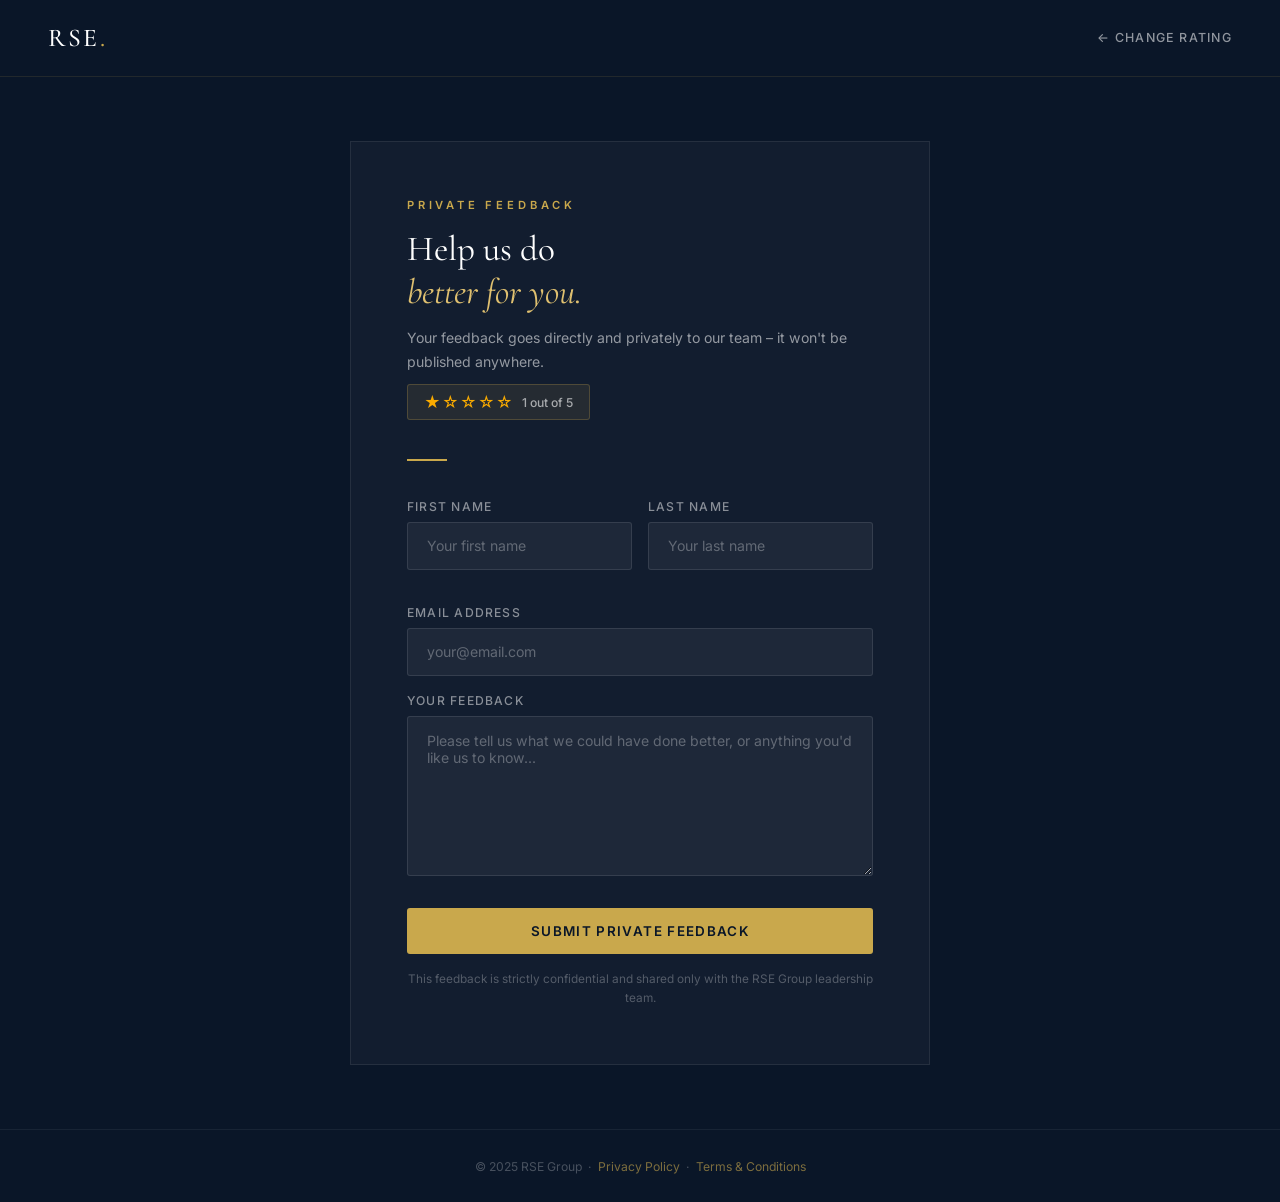
<file: private.html>
<!DOCTYPE html>
<html lang="en">
<head>
  <meta charset="UTF-8" />
  <meta name="viewport" content="width=device-width, initial-scale=1.0" />
  <title>Private Feedback – RSE Group</title>
  <link rel="preconnect" href="https://fonts.googleapis.com" />
  <link rel="preconnect" href="https://fonts.gstatic.com" crossorigin />
  <link href="https://fonts.googleapis.com/css2?family=Cormorant+Garamond:ital,wght@0,300;0,400;0,500;0,600;1,400&family=Inter:wght@300;400;500;600&display=swap" rel="stylesheet" />
  <style>
    :root {
      --navy: #0A1628;
      --navy-mid: #0f2040;
      --gold: #C9A84C;
      --gold-light: #dfc070;
      --white: #ffffff;
      --off-white: #f4f2ee;
      --grey-text: #4a4640;
      --transition: 0.3s cubic-bezier(0.4, 0, 0.2, 1);
    }

    *, *::before, *::after { box-sizing: border-box; margin: 0; padding: 0; }

    body {
      font-family: 'Inter', sans-serif;
      background: var(--navy);
      color: var(--white);
      min-height: 100vh;
      display: flex;
      flex-direction: column;
    }

    nav {
      padding: 1.4rem 3rem;
      display: flex;
      align-items: center;
      justify-content: space-between;
      border-bottom: 1px solid rgba(201,168,76,0.12);
    }

    .nav-logo {
      font-family: 'Cormorant Garamond', serif;
      font-size: 1.6rem;
      font-weight: 500;
      letter-spacing: 0.1em;
      color: var(--white);
      text-decoration: none;
    }

    .nav-logo span { color: var(--gold); }

    .nav-back {
      font-size: 0.78rem;
      font-weight: 500;
      letter-spacing: 0.1em;
      color: rgba(255,255,255,0.55);
      text-decoration: none;
      text-transform: uppercase;
      transition: color var(--transition);
    }

    .nav-back:hover { color: var(--gold); }

    main {
      flex: 1;
      display: flex;
      align-items: center;
      justify-content: center;
      padding: 4rem 1.5rem;
    }

    .form-card {
      background: rgba(255,255,255,0.03);
      border: 1px solid rgba(255,255,255,0.08);
      max-width: 580px;
      width: 100%;
      padding: 3.5rem;
    }

    .card-eyebrow {
      font-size: 0.7rem;
      font-weight: 600;
      letter-spacing: 0.34em;
      text-transform: uppercase;
      color: var(--gold);
      margin-bottom: 1rem;
    }

    .card-title {
      font-family: 'Cormorant Garamond', serif;
      font-size: 2.2rem;
      font-weight: 400;
      line-height: 1.22;
      margin-bottom: 0.8rem;
    }

    .card-title em { font-style: italic; color: var(--gold-light); }

    .card-sub {
      font-size: 0.88rem;
      line-height: 1.7;
      color: rgba(255,255,255,0.55);
      margin-bottom: 0.6rem;
    }

    .rating-display {
      display: inline-flex;
      align-items: center;
      gap: 0.5rem;
      background: rgba(201,168,76,0.1);
      border: 1px solid rgba(201,168,76,0.25);
      padding: 0.45rem 1rem;
      border-radius: 3px;
      margin-bottom: 2.4rem;
    }

    .rating-stars { color: #F9AB00; font-size: 1rem; letter-spacing: 1px; }

    .rating-text {
      font-size: 0.76rem;
      color: rgba(255,255,255,0.6);
      font-weight: 500;
    }

    .divider {
      width: 40px;
      height: 2px;
      background: var(--gold);
      margin-bottom: 2.4rem;
    }

    .form-group {
      margin-bottom: 1.1rem;
    }

    label {
      display: block;
      font-size: 0.76rem;
      font-weight: 500;
      letter-spacing: 0.1em;
      text-transform: uppercase;
      color: rgba(255,255,255,0.5);
      margin-bottom: 0.5rem;
    }

    input, select, textarea {
      width: 100%;
      background: rgba(255,255,255,0.05);
      border: 1px solid rgba(255,255,255,0.1);
      color: var(--white);
      padding: 0.9rem 1.2rem;
      font-family: 'Inter', sans-serif;
      font-size: 0.88rem;
      outline: none;
      transition: border-color var(--transition), background var(--transition);
      border-radius: 3px;
    }

    input::placeholder, textarea::placeholder { color: rgba(255,255,255,0.3); }

    select option { background: var(--navy); }

    input:focus, select:focus, textarea:focus {
      border-color: var(--gold);
      background: rgba(201,168,76,0.06);
    }

    textarea { min-height: 160px; resize: vertical; }

    .form-row {
      display: grid;
      grid-template-columns: 1fr 1fr;
      gap: 1rem;
      margin-bottom: 1.1rem;
    }

    .submit-btn {
      width: 100%;
      background: var(--gold);
      color: var(--navy);
      padding: 0.95rem 2rem;
      border: none;
      border-radius: 3px;
      font-family: 'Inter', sans-serif;
      font-weight: 600;
      font-size: 0.84rem;
      letter-spacing: 0.1em;
      text-transform: uppercase;
      cursor: pointer;
      margin-top: 0.6rem;
      transition: background var(--transition), transform var(--transition), box-shadow var(--transition);
    }

    .submit-btn:hover {
      background: var(--gold-light);
      transform: translateY(-2px);
      box-shadow: 0 8px 28px rgba(201,168,76,0.28);
    }

    .privacy-note {
      font-size: 0.74rem;
      color: rgba(255,255,255,0.28);
      margin-top: 1rem;
      line-height: 1.6;
      text-align: center;
    }

    /* SUCCESS STATE */
    #success-state {
      display: none;
      text-align: center;
    }

    .success-icon {
      width: 64px;
      height: 64px;
      background: rgba(201,168,76,0.12);
      border: 2px solid var(--gold);
      border-radius: 50%;
      display: flex;
      align-items: center;
      justify-content: center;
      margin: 0 auto 1.8rem;
      font-size: 1.8rem;
    }

    .success-title {
      font-family: 'Cormorant Garamond', serif;
      font-size: 2rem;
      font-weight: 400;
      margin-bottom: 0.8rem;
    }

    .success-body {
      font-size: 0.9rem;
      line-height: 1.7;
      color: rgba(255,255,255,0.6);
      margin-bottom: 2rem;
    }

    .btn-home {
      display: inline-block;
      background: var(--gold);
      color: var(--navy);
      padding: 0.8rem 2rem;
      border-radius: 3px;
      font-weight: 600;
      font-size: 0.82rem;
      letter-spacing: 0.1em;
      text-transform: uppercase;
      text-decoration: none;
      transition: background var(--transition), transform var(--transition);
    }

    .btn-home:hover {
      background: var(--gold-light);
      transform: translateY(-2px);
    }

    footer {
      text-align: center;
      padding: 1.8rem;
      border-top: 1px solid rgba(255,255,255,0.06);
      font-size: 0.76rem;
      color: rgba(255,255,255,0.25);
    }

    footer a { color: rgba(201,168,76,0.6); text-decoration: none; }
    footer a:hover { color: var(--gold); }

    @media (max-width: 600px) {
      nav { padding: 1.2rem 1.5rem; }
      .form-card { padding: 2.2rem 1.6rem; }
      .form-row { grid-template-columns: 1fr; }
    }
  </style>
  <link rel="icon" type="image/x-icon" href="assets/favicon.ico" />
  <link rel="icon" type="image/png" sizes="16x16" href="assets/favicon-16x16.png" />
  <link rel="icon" type="image/png" sizes="32x32" href="assets/favicon-32x32.png" />
  <link rel="apple-touch-icon" href="assets/apple-touch-icon.png" /></head>
<body>

  <nav>
    <a href="index.html" class="nav-logo">RSE<span>.</span></a>
    <a href="review.html" class="nav-back">← Change Rating</a>
  </nav>

  <main>
    <div class="form-card">

      <!-- FORM STATE -->
      <div id="form-state">
        <p class="card-eyebrow">Private Feedback</p>
        <h1 class="card-title">Help us do<br /><em>better for you.</em></h1>
        <p class="card-sub">Your feedback goes directly and privately to our team – it won't be published anywhere.</p>

        <div class="rating-display" id="rating-display">
          <span class="rating-stars" id="rating-stars">★☆☆☆☆</span>
          <span class="rating-text" id="rating-text">1 out of 5</span>
        </div>

        <div class="divider"></div>

        <form id="feedback-form" action="https://api.staticforms.xyz/submit" method="post">
          <input type="hidden" name="apiKey" value="sf_768da8d33927e7f4f241d0a6" />
          <input type="hidden" name="subject" value="Private Feedback – RSE Group" />
          <input type="hidden" name="replyTo" value="@" />
          <input type="hidden" name="rating" id="rating-input" value="" />

          <div class="form-row">
            <div class="form-group">
              <label for="firstName">First Name</label>
              <input type="text" id="firstName" name="firstName" placeholder="Your first name" required />
            </div>
            <div class="form-group">
              <label for="lastName">Last Name</label>
              <input type="text" id="lastName" name="lastName" placeholder="Your last name" />
            </div>
          </div>

          <div class="form-group">
            <label for="email">Email Address</label>
            <input type="email" id="email" name="email" placeholder="your@email.com" required />
          </div>

          <div class="form-group">
            <label for="feedback">Your Feedback</label>
            <textarea id="feedback" name="message" placeholder="Please tell us what we could have done better, or anything you'd like us to know..." required></textarea>
          </div>

          <button type="submit" class="submit-btn">Submit Private Feedback</button>
          <p class="privacy-note">This feedback is strictly confidential and shared only with the RSE Group leadership team.</p>
        </form>
      </div>

      <!-- SUCCESS STATE -->
      <div id="success-state">
        <div class="success-icon">✓</div>
        <h2 class="success-title">Thank you for your feedback.</h2>
        <p class="success-body">Your message has been received privately by our team. We take all feedback seriously and will use it to improve our service. A member of our team may reach out to follow up.</p>
        <a href="index.html" class="btn-home">Return to RSE Group</a>
      </div>

    </div>
  </main>

  <footer>
    &copy; 2025 RSE Group &nbsp;·&nbsp;
    <a href="privacy.html">Privacy Policy</a> &nbsp;·&nbsp;
    <a href="terms.html">Terms &amp; Conditions</a>
  </footer>

  <script>
    // Pre-fill rating from URL param
    const params = new URLSearchParams(window.location.search);
    const rating = parseInt(params.get('rating')) || 1;
    const clampedRating = Math.min(Math.max(rating, 1), 3);

    document.getElementById('rating-input').value = clampedRating;
    const starsText = '★'.repeat(clampedRating) + '☆'.repeat(5 - clampedRating);
    document.getElementById('rating-stars').textContent = starsText;
    document.getElementById('rating-text').textContent = `${clampedRating} out of 5`;

    // Handle form submit + show success
    const form = document.getElementById('feedback-form');
    form.addEventListener('submit', async (e) => {
      e.preventDefault();
      const data = new FormData(form);
      try {
        await fetch(form.action, { method: 'POST', body: data });
      } catch(_) {}
      document.getElementById('form-state').style.display = 'none';
      document.getElementById('success-state').style.display = 'block';
    });
  </script>
</body>
</html>
</file>
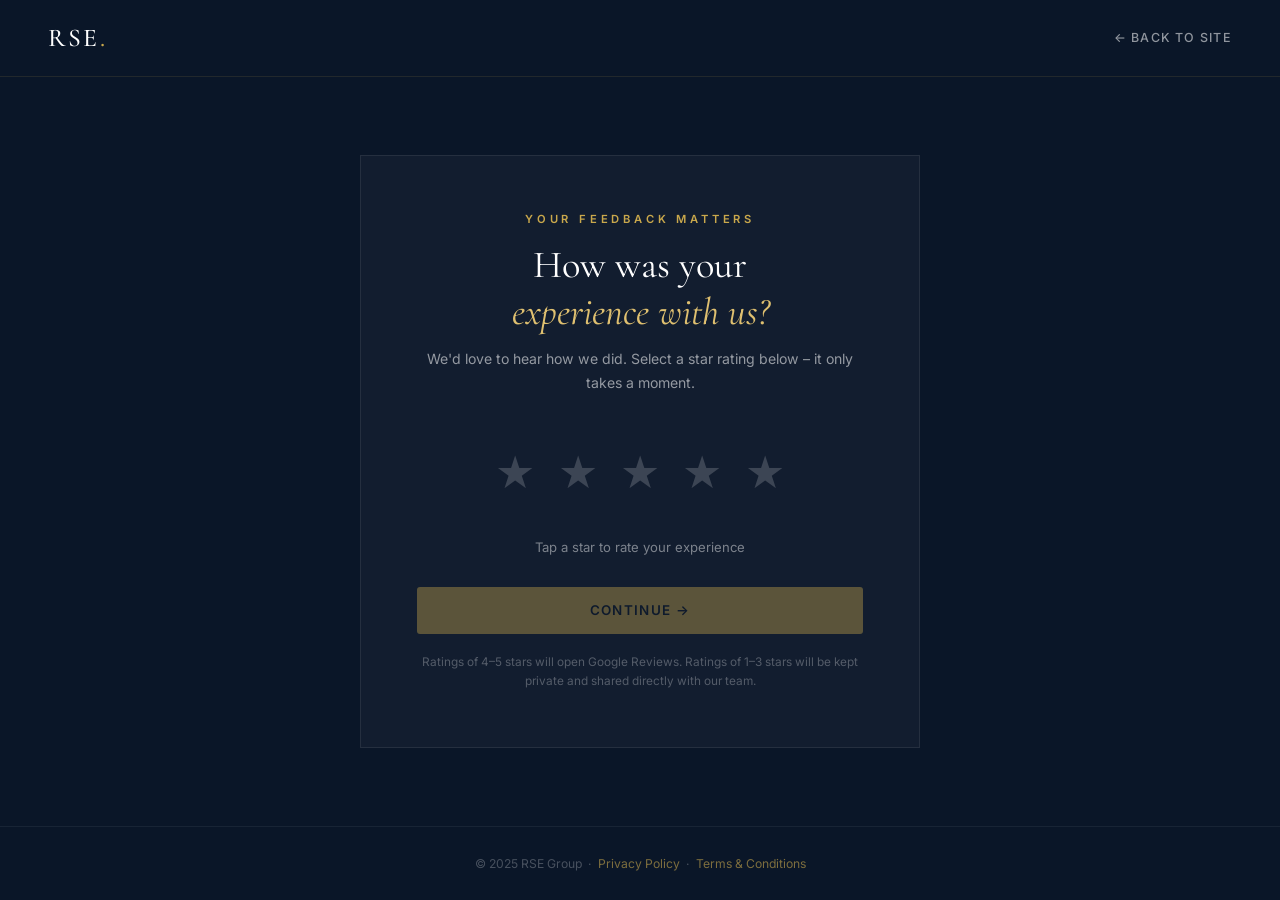
<file: review.html>
<!DOCTYPE html>
<html lang="en">
<head>
  <meta charset="UTF-8" />
  <meta name="viewport" content="width=device-width, initial-scale=1.0" />
  <title>Leave a Review – RSE Group</title>
  <link rel="preconnect" href="https://fonts.googleapis.com" />
  <link rel="preconnect" href="https://fonts.gstatic.com" crossorigin />
  <link href="https://fonts.googleapis.com/css2?family=Cormorant+Garamond:ital,wght@0,300;0,400;0,500;0,600;1,400&family=Inter:wght@300;400;500;600&display=swap" rel="stylesheet" />
  <style>
    :root {
      --navy: #0A1628;
      --navy-mid: #0f2040;
      --gold: #C9A84C;
      --gold-light: #dfc070;
      --gold-dim: rgba(201, 168, 76, 0.12);
      --white: #ffffff;
      --off-white: #f4f2ee;
      --transition: 0.3s cubic-bezier(0.4, 0, 0.2, 1);
    }

    *, *::before, *::after { box-sizing: border-box; margin: 0; padding: 0; }

    body {
      font-family: 'Inter', sans-serif;
      background: var(--navy);
      color: var(--white);
      min-height: 100vh;
      display: flex;
      flex-direction: column;
    }

    /* NAV */
    nav {
      padding: 1.4rem 3rem;
      display: flex;
      align-items: center;
      justify-content: space-between;
      border-bottom: 1px solid rgba(201,168,76,0.12);
    }

    .nav-logo {
      font-family: 'Cormorant Garamond', serif;
      font-size: 1.6rem;
      font-weight: 500;
      letter-spacing: 0.1em;
      color: var(--white);
      text-decoration: none;
    }

    .nav-logo span { color: var(--gold); }

    .nav-back {
      font-size: 0.78rem;
      font-weight: 500;
      letter-spacing: 0.1em;
      color: rgba(255,255,255,0.55);
      text-decoration: none;
      text-transform: uppercase;
      transition: color var(--transition);
    }

    .nav-back:hover { color: var(--gold); }

    /* MAIN */
    main {
      flex: 1;
      display: flex;
      align-items: center;
      justify-content: center;
      padding: 4rem 1.5rem;
    }

    .review-card {
      background: rgba(255,255,255,0.03);
      border: 1px solid rgba(255,255,255,0.08);
      max-width: 560px;
      width: 100%;
      padding: 3.5rem;
      text-align: center;
    }

    .review-eyebrow {
      font-size: 0.7rem;
      font-weight: 600;
      letter-spacing: 0.34em;
      text-transform: uppercase;
      color: var(--gold);
      margin-bottom: 1rem;
    }

    .review-title {
      font-family: 'Cormorant Garamond', serif;
      font-size: 2.4rem;
      font-weight: 400;
      line-height: 1.2;
      margin-bottom: 0.8rem;
    }

    .review-title em { font-style: italic; color: var(--gold-light); }

    .review-sub {
      font-size: 0.88rem;
      line-height: 1.7;
      color: rgba(255,255,255,0.55);
      margin-bottom: 3rem;
    }

    /* STARS */
    .star-row {
      display: flex;
      justify-content: center;
      gap: 0.6rem;
      margin-bottom: 2.4rem;
    }

    .star-btn {
      background: none;
      border: none;
      cursor: pointer;
      padding: 0.4rem;
      font-size: 2.8rem;
      color: rgba(255,255,255,0.18);
      transition: color var(--transition), transform var(--transition);
      line-height: 1;
    }

    .star-btn:hover,
    .star-btn.hovered,
    .star-btn.selected {
      color: #F9AB00;
      transform: scale(1.12);
    }

    .star-label {
      font-size: 0.82rem;
      color: rgba(255,255,255,0.45);
      margin-bottom: 2rem;
      min-height: 1.2em;
      transition: color var(--transition);
    }

    .star-label.active { color: var(--gold-light); }

    .rating-submit {
      display: inline-flex;
      align-items: center;
      justify-content: center;
      width: 100%;
      background: var(--gold);
      color: var(--navy);
      padding: 0.95rem 2rem;
      border: none;
      border-radius: 3px;
      font-family: 'Inter', sans-serif;
      font-weight: 600;
      font-size: 0.84rem;
      letter-spacing: 0.1em;
      text-transform: uppercase;
      cursor: pointer;
      transition: background var(--transition), transform var(--transition), box-shadow var(--transition);
      opacity: 0.4;
      pointer-events: none;
    }

    .rating-submit.active {
      opacity: 1;
      pointer-events: all;
    }

    .rating-submit.active:hover {
      background: var(--gold-light);
      transform: translateY(-2px);
      box-shadow: 0 8px 28px rgba(201,168,76,0.28);
    }

    .privacy-note {
      font-size: 0.74rem;
      color: rgba(255,255,255,0.28);
      margin-top: 1.2rem;
      line-height: 1.6;
    }

    /* FOOTER */
    footer {
      text-align: center;
      padding: 1.8rem;
      border-top: 1px solid rgba(255,255,255,0.06);
      font-size: 0.76rem;
      color: rgba(255,255,255,0.25);
    }

    footer a {
      color: rgba(201,168,76,0.6);
      text-decoration: none;
    }

    footer a:hover { color: var(--gold); }

    @media (max-width: 600px) {
      nav { padding: 1.2rem 1.5rem; }
      .review-card { padding: 2.5rem 1.8rem; }
      .star-btn { font-size: 2.2rem; }
    }
  </style>
  <link rel="icon" type="image/x-icon" href="assets/favicon.ico" />
  <link rel="icon" type="image/png" sizes="16x16" href="assets/favicon-16x16.png" />
  <link rel="icon" type="image/png" sizes="32x32" href="assets/favicon-32x32.png" />
  <link rel="apple-touch-icon" href="assets/apple-touch-icon.png" /></head>
<body>

  <nav>
    <a href="index.html" class="nav-logo">RSE<span>.</span></a>
    <a href="index.html" class="nav-back">← Back to Site</a>
  </nav>

  <main>
    <div class="review-card">
      <p class="review-eyebrow">Your Feedback Matters</p>
      <h1 class="review-title">How was your<br /><em>experience with us?</em></h1>
      <p class="review-sub">We'd love to hear how we did. Select a star rating below – it only takes a moment.</p>

      <div class="star-row" id="star-row">
        <button class="star-btn" data-rating="1" aria-label="1 star">★</button>
        <button class="star-btn" data-rating="2" aria-label="2 stars">★</button>
        <button class="star-btn" data-rating="3" aria-label="3 stars">★</button>
        <button class="star-btn" data-rating="4" aria-label="4 stars">★</button>
        <button class="star-btn" data-rating="5" aria-label="5 stars">★</button>
      </div>

      <p class="star-label" id="star-label">Tap a star to rate your experience</p>

      <button class="rating-submit" id="submit-btn">Continue →</button>

      <p class="privacy-note">Ratings of 4–5 stars will open Google Reviews. Ratings of 1–3 stars will be kept private and shared directly with our team.</p>
    </div>
  </main>

  <footer>
    &copy; 2025 RSE Group &nbsp;·&nbsp;
    <a href="privacy.html">Privacy Policy</a> &nbsp;·&nbsp;
    <a href="terms.html">Terms &amp; Conditions</a>
  </footer>

  <script>
    const labels = ['', 'Poor', 'Below Average', 'Average', 'Great!', 'Excellent! ★'];
    const stars = document.querySelectorAll('.star-btn');
    const labelEl = document.getElementById('star-label');
    const submitBtn = document.getElementById('submit-btn');
    let selected = 0;

    stars.forEach((btn, idx) => {
      btn.addEventListener('mouseenter', () => {
        stars.forEach((s, i) => s.classList.toggle('hovered', i <= idx));
        labelEl.textContent = labels[idx + 1];
        labelEl.classList.add('active');
      });

      btn.addEventListener('mouseleave', () => {
        stars.forEach((s, i) => {
          s.classList.remove('hovered');
          s.classList.toggle('selected', selected > 0 && i < selected);
        });
        labelEl.textContent = selected ? labels[selected] : 'Tap a star to rate your experience';
        if (!selected) labelEl.classList.remove('active');
      });

      btn.addEventListener('click', () => {
        selected = idx + 1;
        stars.forEach((s, i) => s.classList.toggle('selected', i < selected));
        labelEl.textContent = labels[selected];
        labelEl.classList.add('active');
        submitBtn.classList.add('active');
      });
    });

    submitBtn.addEventListener('click', () => {
      if (!selected) return;
      if (selected >= 4) {
        window.location.href = 'https://g.page/r/PLACEHOLDER';
      } else {
        window.location.href = `private.html?rating=${selected}`;
      }
    });
  </script>
</body>
</html>
</file>
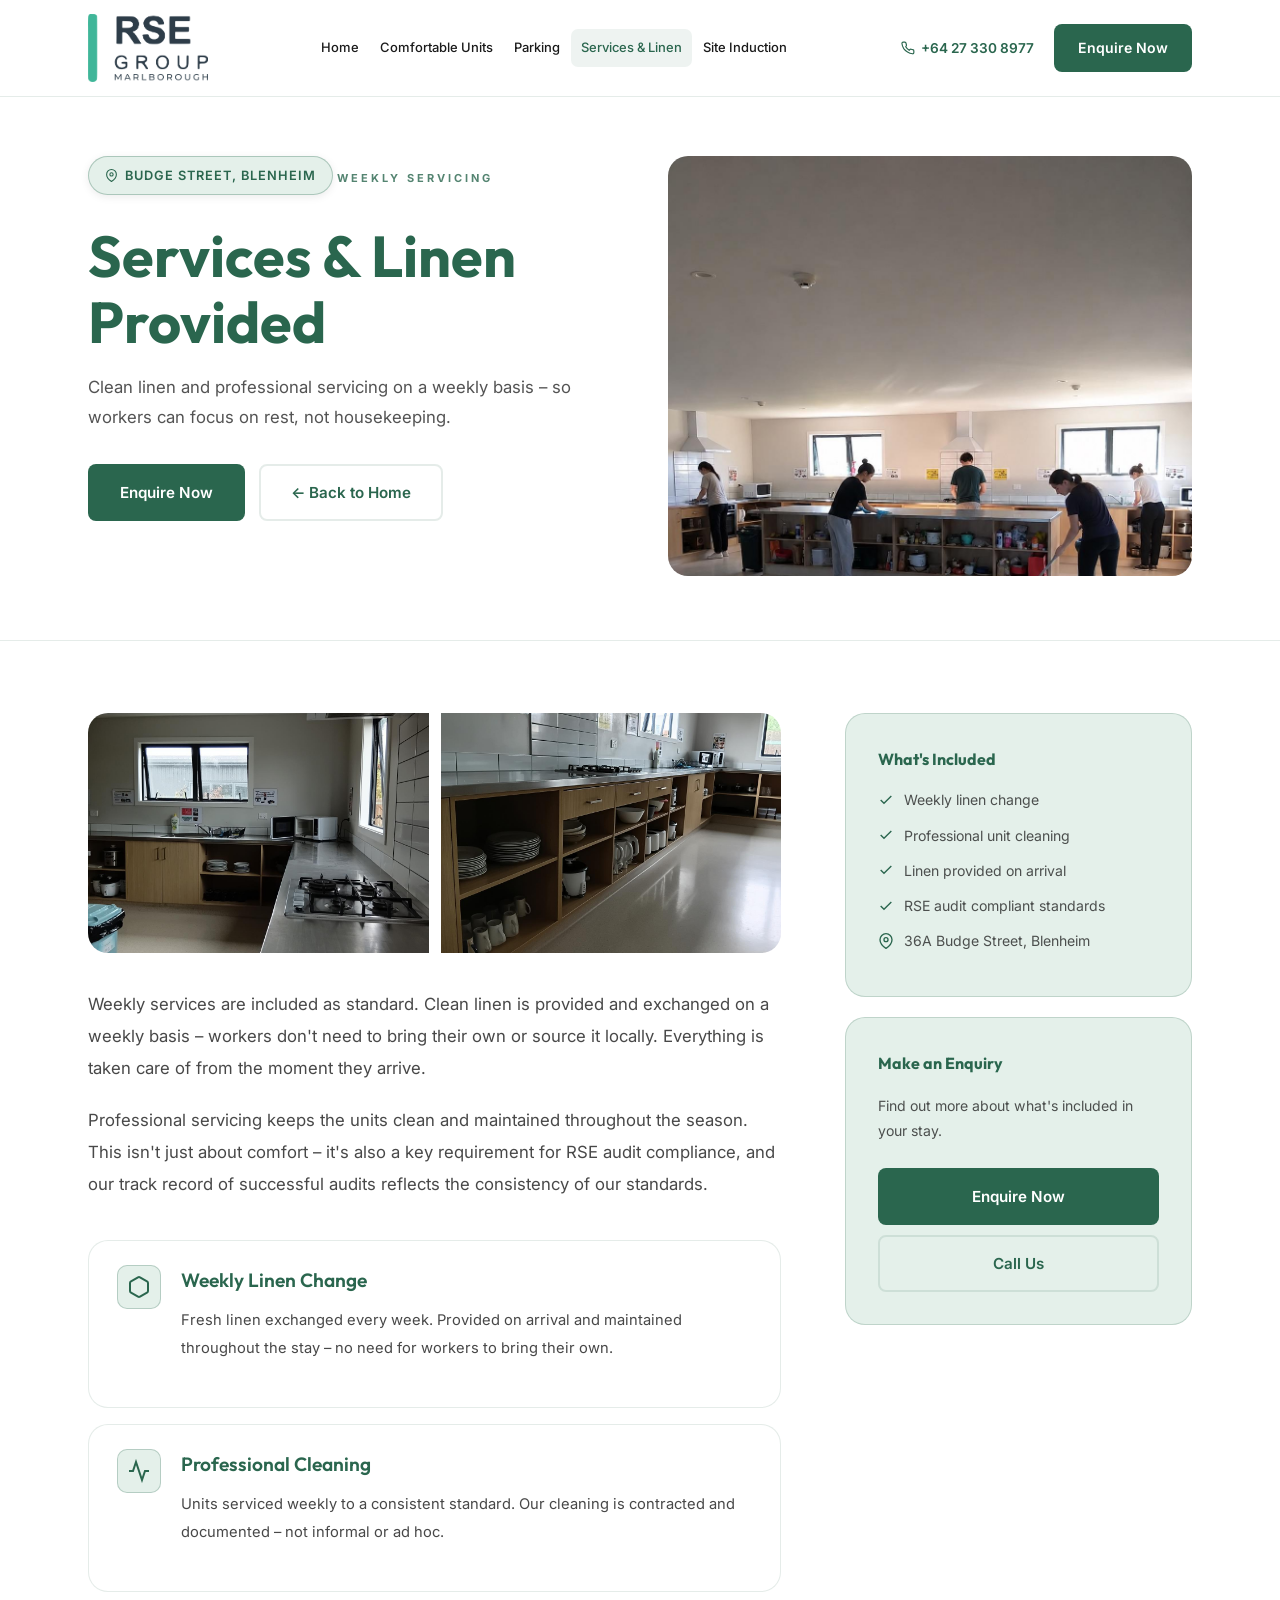
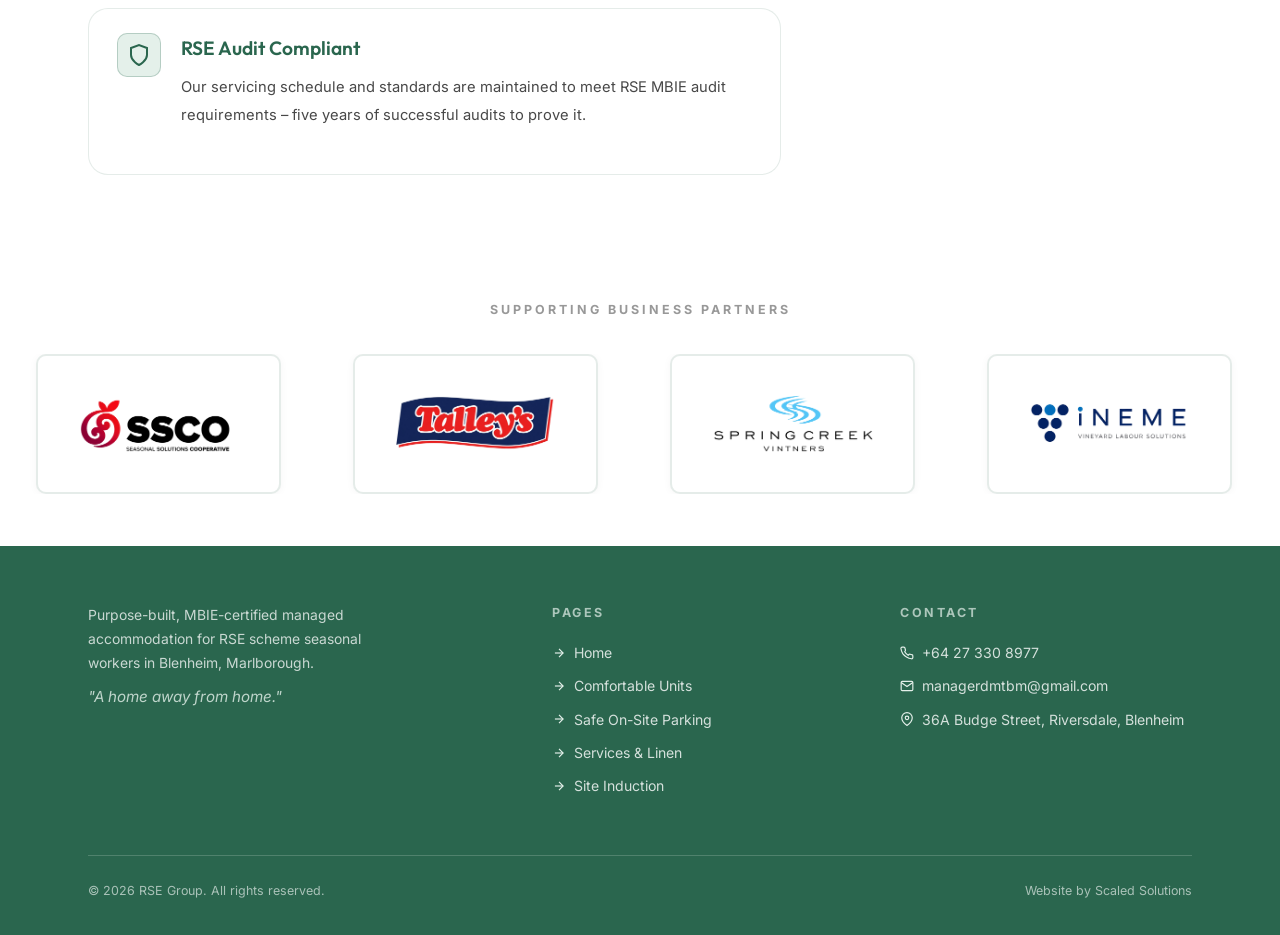
<file: services.html>
<!DOCTYPE html>
<html lang="en">
<head>
  <meta charset="UTF-8" />
  <meta name="viewport" content="width=device-width, initial-scale=1.0" />
  <title>Services &amp; Linen – RSE Group Marlborough</title>
  <meta name="description" content="Weekly linen and professional cleaning services for RSE workers in Marlborough. RSE Group provides compliant, reliable accommodation management in Blenheim.
  <link rel="preconnect" href="https://fonts.googleapis.com" />
  <link rel="preconnect" href="https://fonts.gstatic.com" crossorigin />
  <link href="https://fonts.googleapis.com/css2?family=Outfit:wght@500;600;700;800&family=Inter:wght@400;500;600;700&display=swap" rel="stylesheet" />
  <link rel="stylesheet" href="assets/style.css" />
  <link rel="icon" type="image/x-icon" href="assets/favicon.ico" />
  <link rel="icon" type="image/png" sizes="16x16" href="assets/favicon-16x16.png" />
  <link rel="icon" type="image/png" sizes="32x32" href="assets/favicon-32x32.png" />
  <link rel="apple-touch-icon" href="assets/apple-touch-icon.png" /></head>
<body>

<!-- HEADER -->
<header class="site-header" id="site-header">
  <div class="container">
    <div class="header-inner">
      <a href="index.html" class="header-logo">
        <img src="assets/images/New.alt.logo" alt="RSE Group Marlborough" />
      </a>
      <nav class="header-nav">
        <a href="index.html">Home</a>
        <a href="units.html">Comfortable Units</a>
        <a href="parking.html">Parking</a>
        <a href="services.html" class="active">Services &amp; Linen</a>
        <a href="induction.html">Site Induction</a>
        <a href="contact.html">Enquire</a>
      </nav>
      <div class="header-right">
        <a href="tel:+6427330897" class="header-phone">
          <svg width="14" height="14" viewBox="0 0 24 24" fill="none" stroke="currentColor" stroke-width="2"><path d="M22 16.92v3a2 2 0 0 1-2.18 2 19.79 19.79 0 0 1-8.63-3.07A19.5 19.5 0 0 1 4.69 13 19.79 19.79 0 0 1 1.61 4.38 2 2 0 0 1 3.58 2h3a2 2 0 0 1 2 1.72 12.84 12.84 0 0 0 .7 2.81 2 2 0 0 1-.45 2.11L8.09 9.91a16 16 0 0 0 5.93 5.93l1.27-1.27a2 2 0 0 1 2.11-.45 12.84 12.84 0 0 0 2.81.7A2 2 0 0 1 22 16.92z"/></svg>
          +64 27 330 8977
        </a>
        <a href="contact.html" class="btn btn-orange header-cta">Enquire Now</a>
      </div>
      <button class="nav-toggle" onclick="toggleNav()" aria-label="Menu">
        <svg viewBox="0 0 24 24" fill="none" stroke="currentColor" stroke-width="2"><line x1="3" y1="6" x2="21" y2="6"/><line x1="3" y1="12" x2="21" y2="12"/><line x1="3" y1="18" x2="21" y2="18"/></svg>
      </button>
    </div>
    <nav class="mobile-nav" id="mobile-nav">
      <a href="index.html">Home</a>
      <a href="units.html">Comfortable Units</a>
      <a href="parking.html">Safe On-Site Parking</a>
      <a href="services.html">Services &amp; Linen</a>
      <a href="induction.html">Site Induction</a>
      <a href="contact.html" style="color:var(--forest-green);font-weight:600;">Enquire Now →</a>
    </nav>
  </div>
</header>

<!-- PAGE HERO -->
<section class="service-hero">
  <div class="container">
    <div class="service-hero-split">
      <div class="service-hero-content">
        <div class="page-hero-tag">
          <svg viewBox="0 0 24 24" fill="none" stroke="currentColor" stroke-width="2"><path d="M21 10c0 7-9 13-9 13s-9-6-9-13a9 9 0 0 1 18 0z"/><circle cx="12" cy="10" r="3"/></svg>
          Budge Street, Blenheim
        </div>
        <div class="eyebrow">Weekly Servicing</div>
        <h1>Services &amp; Linen Provided</h1>
        <p class="lead" style="max-width:540px;margin-top:16px;font-size:1.05rem;">Clean linen and professional servicing on a weekly basis – so workers can focus on rest, not housekeeping.</p>
        <div class="page-hero-actions" style="margin-top:32px;">
          <a href="mailto:managerdmtbm@gmail.com" class="btn btn-orange">Enquire Now</a>
          <a href="index.html" class="btn btn-outline-cream">← Back to Home</a>
        </div>
      </div>
      <div class="hero-img-panel">
        <img src="assets/images/service-workers.jpg" alt="Service workers at RSE Group accommodation" loading="eager" />
      </div>
    </div>
  </div>
</section>

<!-- MAIN CONTENT -->
<section class="service-body">
  <div class="container">
    <div class="service-body-grid">
      <div class="service-description">
        <!-- GALLERY -->
        <div style="display:grid;grid-template-columns:1fr 1fr;gap:12px;border-radius:var(--radius-lg);overflow:hidden;margin-bottom:36px;">
          <div class="gallery-tile"><img loading="lazy" src="assets/images/Kitchen.jpg" alt="Fully equipped accommodation kitchen ready for service" /></div>
          <div class="gallery-tile"><img loading="lazy" src="assets/images/Kitchen3.jpg" alt="Modern kitchen with appliances and storage" /></div>
        </div>
        <p>Weekly services are included as standard. Clean linen is provided and exchanged on a weekly basis – workers don't need to bring their own or source it locally. Everything is taken care of from the moment they arrive.</p>
        <p>Professional servicing keeps the units clean and maintained throughout the season. This isn't just about comfort – it's also a key requirement for RSE audit compliance, and our track record of successful audits reflects the consistency of our standards.</p>

        <div style="margin-top:40px;display:flex;flex-direction:column;gap:16px;">
          <div class="card" style="padding:24px 28px;display:flex;align-items:flex-start;gap:20px;">
            <div class="card-icon" style="width:44px;height:44px;border-radius:10px;flex-shrink:0;margin-bottom:0;">
              <svg width="20" height="20" viewBox="0 0 24 24" fill="none" stroke="currentColor" stroke-width="2"><path d="M21 16V8a2 2 0 0 0-1-1.73l-7-4a2 2 0 0 0-2 0l-7 4A2 2 0 0 0 3 8v8a2 2 0 0 0 1 1.73l7 4a2 2 0 0 0 2 0l7-4A2 2 0 0 0 21 16z"/></svg>
            </div>
            <div>
              <h3>Weekly Linen Change</h3>
              <p style="font-size:.92rem;margin-top:6px;">Fresh linen exchanged every week. Provided on arrival and maintained throughout the stay – no need for workers to bring their own.</p>
            </div>
          </div>
          <div class="card" style="padding:24px 28px;display:flex;align-items:flex-start;gap:20px;">
            <div class="card-icon" style="width:44px;height:44px;border-radius:10px;flex-shrink:0;margin-bottom:0;">
              <svg width="20" height="20" viewBox="0 0 24 24" fill="none" stroke="currentColor" stroke-width="2"><polyline points="22 12 18 12 15 21 9 3 6 12 2 12"/></svg>
            </div>
            <div>
              <h3>Professional Cleaning</h3>
              <p style="font-size:.92rem;margin-top:6px;">Units serviced weekly to a consistent standard. Our cleaning is contracted and documented – not informal or ad hoc.</p>
            </div>
          </div>
          <div class="card" style="padding:24px 28px;display:flex;align-items:flex-start;gap:20px;">
            <div class="card-icon" style="width:44px;height:44px;border-radius:10px;flex-shrink:0;margin-bottom:0;">
              <svg width="20" height="20" viewBox="0 0 24 24" fill="none" stroke="currentColor" stroke-width="2"><path d="M12 22s8-4 8-10V5l-8-3-8 3v7c0 6 8 10 8 10z"/></svg>
            </div>
            <div>
              <h3>RSE Audit Compliant</h3>
              <p style="font-size:.92rem;margin-top:6px;">Our servicing schedule and standards are maintained to meet RSE MBIE audit requirements – five years of successful audits to prove it.</p>
            </div>
          </div>
        </div>
      </div>

      <!-- SIDEBAR -->
      <div class="service-sidebar">
        <div class="sidebar-card">
          <h4>What's Included</h4>
          <div class="sidebar-detail">
            <svg viewBox="0 0 24 24" fill="none" stroke="currentColor" stroke-width="2"><polyline points="20 6 9 17 4 12"/></svg>
            Weekly linen change
          </div>
          <div class="sidebar-detail">
            <svg viewBox="0 0 24 24" fill="none" stroke="currentColor" stroke-width="2"><polyline points="20 6 9 17 4 12"/></svg>
            Professional unit cleaning
          </div>
          <div class="sidebar-detail">
            <svg viewBox="0 0 24 24" fill="none" stroke="currentColor" stroke-width="2"><polyline points="20 6 9 17 4 12"/></svg>
            Linen provided on arrival
          </div>
          <div class="sidebar-detail">
            <svg viewBox="0 0 24 24" fill="none" stroke="currentColor" stroke-width="2"><polyline points="20 6 9 17 4 12"/></svg>
            RSE audit compliant standards
          </div>
          <div class="sidebar-detail">
            <svg viewBox="0 0 24 24" fill="none" stroke="currentColor" stroke-width="2"><path d="M21 10c0 7-9 13-9 13s-9-6-9-13a9 9 0 0 1 18 0z"/><circle cx="12" cy="10" r="3"/></svg>
            36A Budge Street, Blenheim
          </div>
        </div>
        <div class="sidebar-card">
          <h4>Make an Enquiry</h4>
          <p style="font-size:.88rem;margin-bottom:16px;">Find out more about what's included in your stay.</p>
          <a href="mailto:managerdmtbm@gmail.com" class="btn btn-orange" style="width:100%;justify-content:center;">Enquire Now</a>
          <a href="tel:+6427330897" class="btn btn-outline-cream" style="width:100%;justify-content:center;margin-top:10px;">Call Us</a>
        </div>
      </div>
    </div>
  </div>
</section>

<!-- PARTNERS -->
<section class="partners-section">
  <div class="container">
    <p class="partners-label">Supporting Business Partners</p>
  </div>
  <div class="partners-marquee-wrap">
    <div class="partners-marquee">
      <img loading="lazy" src="assets/images/SSCO_Logo_transparent.png" alt="SSCO" loading="lazy" />
      <img loading="lazy" src="assets/images/Talleys_Logo_transparent.png" alt="Talley's" loading="lazy" />
      <img loading="lazy" src="assets/images/SPringCreek_logo_transparent.png" alt="Spring Creek Vintners" loading="lazy" />
      <img loading="lazy" src="assets/images/Ineme_logo_transparent.png" alt="iNEME" loading="lazy" />
      <img loading="lazy" src="assets/images/AVS_logo_transparent.png" alt="AVS" loading="lazy" />
      <img loading="lazy" src="assets/images/SSCO_Logo_transparent.png" alt="" aria-hidden="true" loading="lazy" />
      <img loading="lazy" src="assets/images/Talleys_Logo_transparent.png" alt="" aria-hidden="true" loading="lazy" />
      <img loading="lazy" src="assets/images/SPringCreek_logo_transparent.png" alt="" aria-hidden="true" loading="lazy" />
      <img loading="lazy" src="assets/images/Ineme_logo_transparent.png" alt="" aria-hidden="true" loading="lazy" />
      <img loading="lazy" src="assets/images/AVS_logo_transparent.png" alt="" aria-hidden="true" loading="lazy" />
    </div>
  </div>
</section>

<!-- CONTACT FOOTER -->
<footer class="contact-footer">
  <div class="container">
    <div class="contact-footer-grid">
      <div class="footer-brand">
        <p>Purpose-built, MBIE-certified managed accommodation for RSE scheme seasonal workers in Blenheim, Marlborough.</p>
        <span class="footer-tagline">"A home away from home."</span>
      </div>
      <div class="footer-col">
        <h4>Pages</h4>
        <ul>
          <li><a href="index.html"><svg viewBox="0 0 24 24" fill="none" stroke="currentColor" stroke-width="2"><line x1="5" y1="12" x2="19" y2="12"/><polyline points="12 5 19 12 12 19"/></svg>Home</a></li>
          <li><a href="units.html"><svg viewBox="0 0 24 24" fill="none" stroke="currentColor" stroke-width="2"><line x1="5" y1="12" x2="19" y2="12"/><polyline points="12 5 19 12 12 19"/></svg>Comfortable Units</a></li>
          <li><a href="parking.html"><svg viewBox="0 0 24 24" fill="none" stroke="currentColor" stroke-width="2"><line x1="5" y1="12" x2="19" y2="12"/><polyline points="12 5 19 12 12 19"/></svg>Safe On-Site Parking</a></li>
          <li><a href="services.html"><svg viewBox="0 0 24 24" fill="none" stroke="currentColor" stroke-width="2"><line x1="5" y1="12" x2="19" y2="12"/><polyline points="12 5 19 12 12 19"/></svg>Services &amp; Linen</a></li>
          <li><a href="induction.html"><svg viewBox="0 0 24 24" fill="none" stroke="currentColor" stroke-width="2"><line x1="5" y1="12" x2="19" y2="12"/><polyline points="12 5 19 12 12 19"/></svg>Site Induction</a></li>
        </ul>
      </div>
      <div class="footer-col">
        <h4>Contact</h4>
        <ul>
          <li><a href="tel:+6427330897"><svg viewBox="0 0 24 24" fill="none" stroke="currentColor" stroke-width="2"><path d="M22 16.92v3a2 2 0 0 1-2.18 2 19.79 19.79 0 0 1-8.63-3.07A19.5 19.5 0 0 1 4.69 13 19.79 19.79 0 0 1 1.61 4.38 2 2 0 0 1 3.58 2h3a2 2 0 0 1 2 1.72 12.84 12.84 0 0 0 .7 2.81 2 2 0 0 1-.45 2.11L8.09 9.91a16 16 0 0 0 5.93 5.93l1.27-1.27a2 2 0 0 1 2.11-.45 12.84 12.84 0 0 0 2.81.7A2 2 0 0 1 22 16.92z"/></svg>+64 27 330 8977</a></li>
          <li><a href="mailto:managerdmtbm@gmail.com"><svg viewBox="0 0 24 24" fill="none" stroke="currentColor" stroke-width="2"><path d="M4 4h16c1.1 0 2 .9 2 2v12c0 1.1-.9 2-2 2H4c-1.1 0-2-.9-2-2V6c0-1.1.9-2 2-2z"/><polyline points="22,6 12,13 2,6"/></svg>managerdmtbm@gmail.com</a></li>
          <li><span><svg viewBox="0 0 24 24" fill="none" stroke="currentColor" stroke-width="2"><path d="M21 10c0 7-9 13-9 13s-9-6-9-13a9 9 0 0 1 18 0z"/><circle cx="12" cy="10" r="3"/></svg>36A Budge Street, Riversdale, Blenheim</span></li>
        </ul>
      </div>
    </div>
    <div class="footer-bottom">
      <p>&copy; 2026 RSE Group. All rights reserved.</p>
      <a href="https://scaledsolutions.nz" target="_blank" rel="noopener">Website by Scaled Solutions</a>
    </div>
  </div>
</footer>

<script>
function toggleNav() { document.getElementById('mobile-nav').classList.toggle('open'); }
window.addEventListener('scroll', () => {
  document.getElementById('site-header').style.boxShadow = window.scrollY > 40 ? '0 2px 32px rgba(0,0,0,.35)' : 'none';
});
</script>
</body>
</html>
</file>
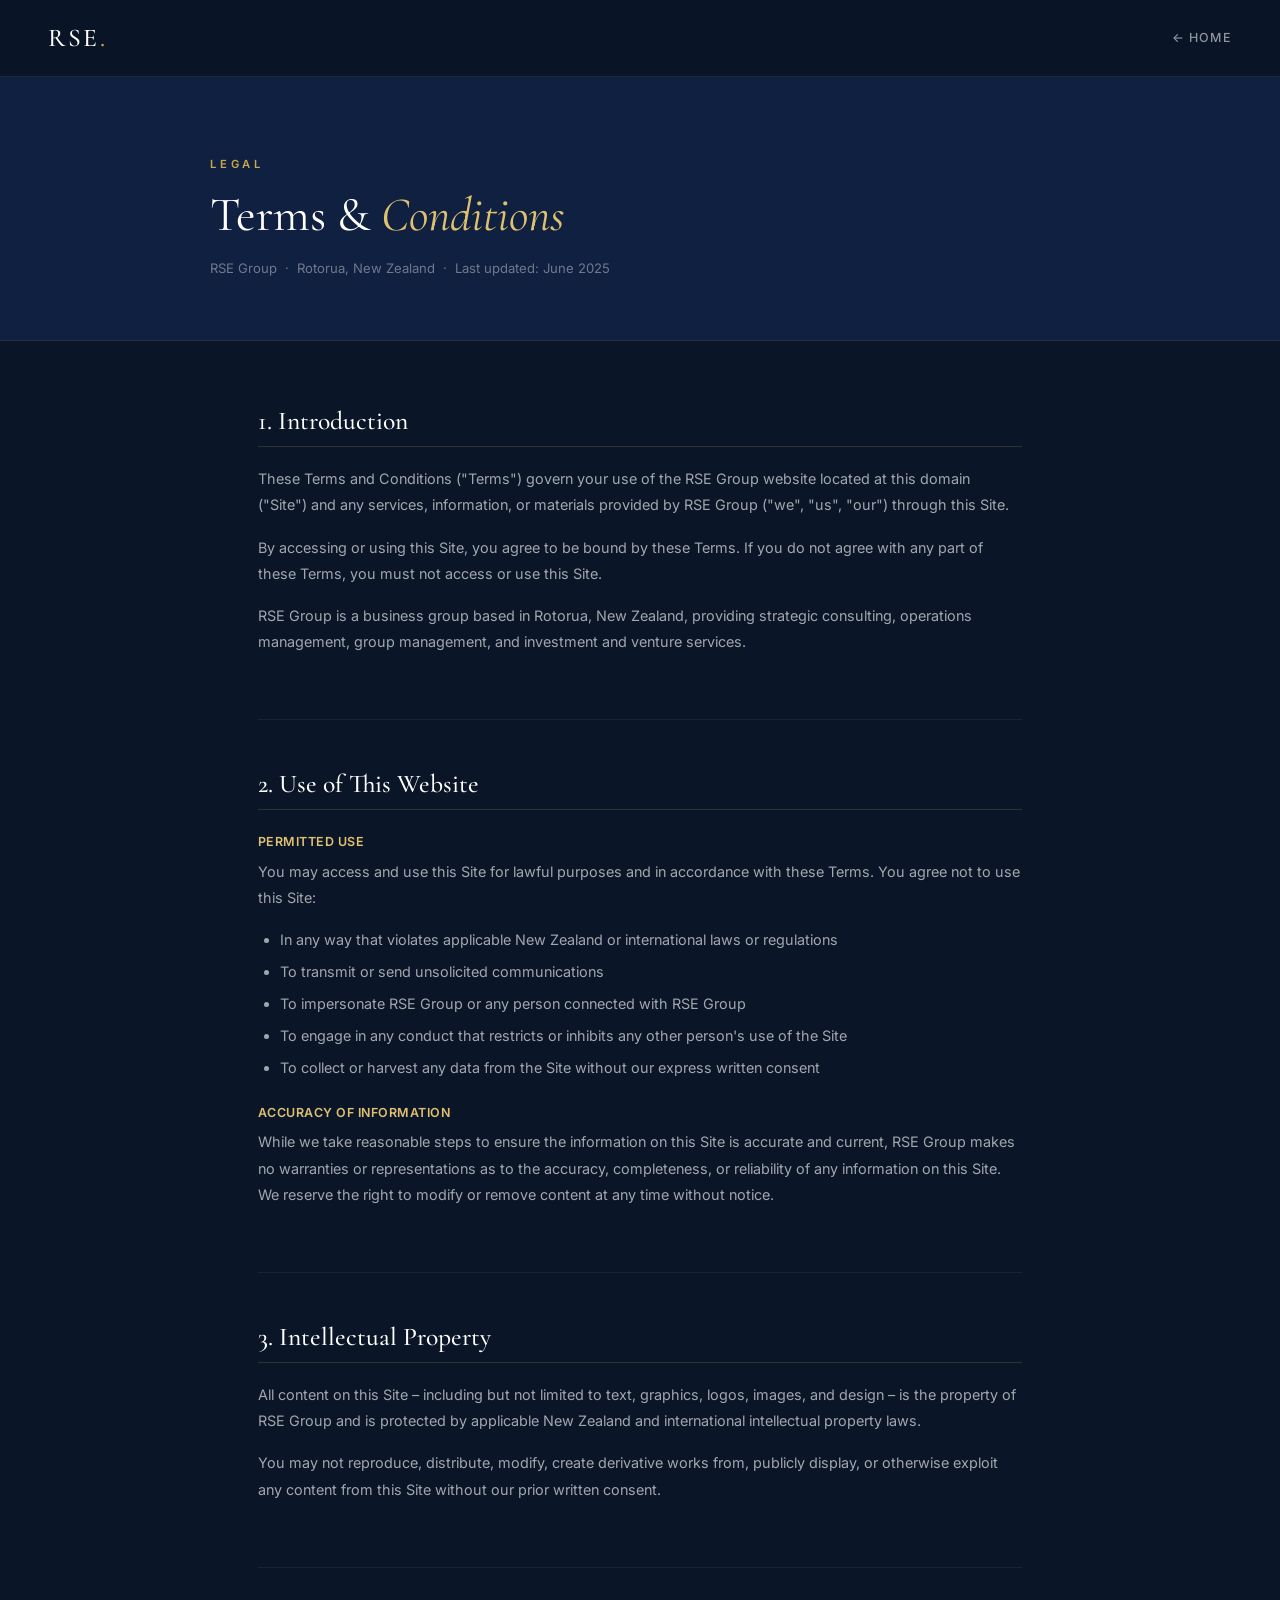
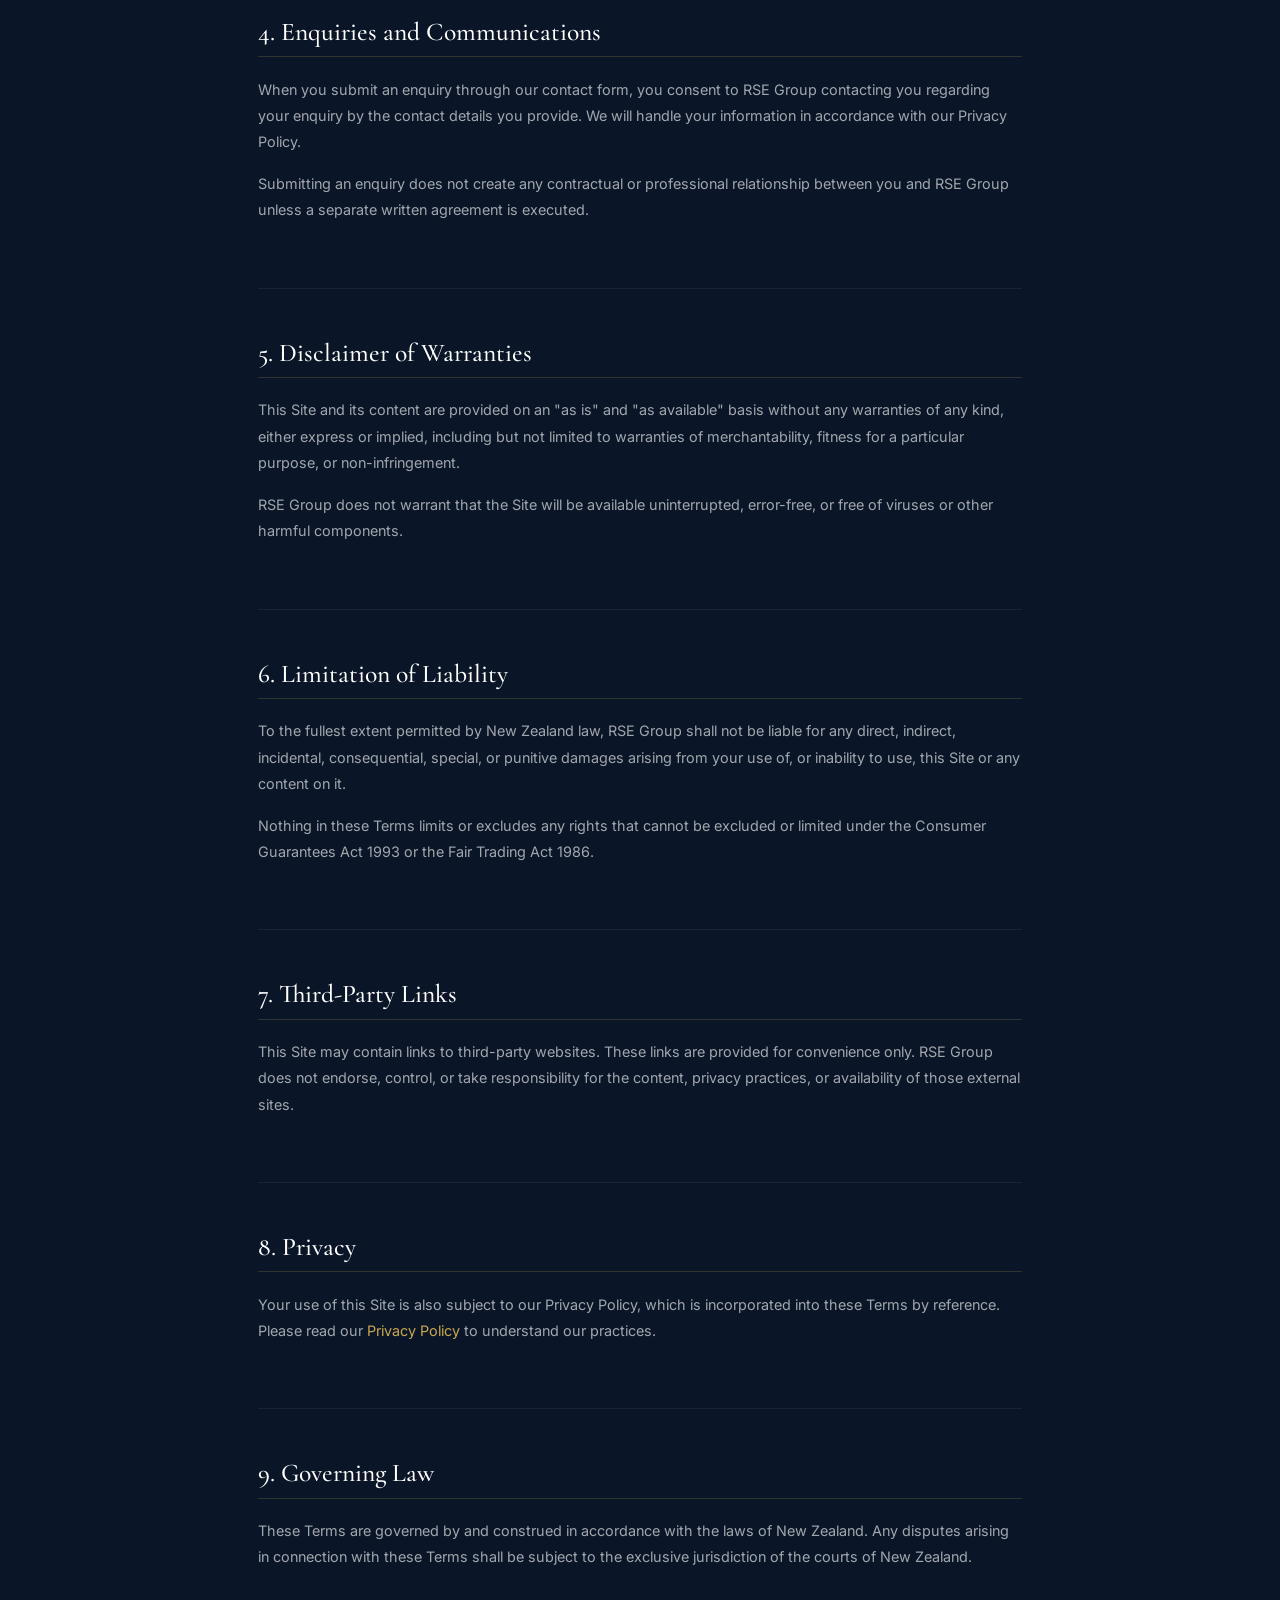
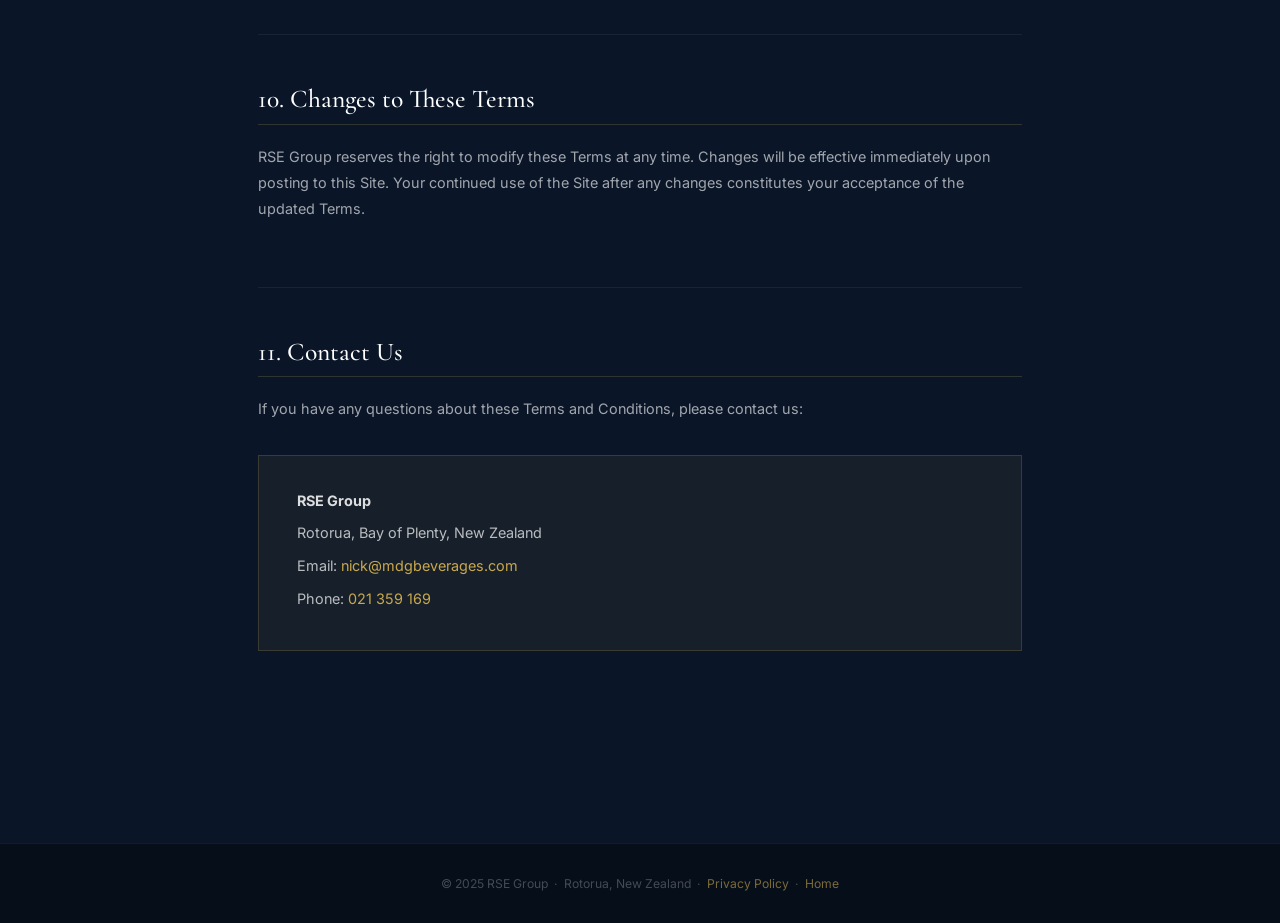
<file: terms.html>
<!DOCTYPE html>
<html lang="en">
<head>
  <meta charset="UTF-8" />
  <meta name="viewport" content="width=device-width, initial-scale=1.0" />
  <title>Terms &amp; Conditions – RSE Group</title>
  <link rel="preconnect" href="https://fonts.googleapis.com" />
  <link rel="preconnect" href="https://fonts.gstatic.com" crossorigin />
  <link href="https://fonts.googleapis.com/css2?family=Cormorant+Garamond:ital,wght@0,300;0,400;0,500;0,600;1,400&family=Inter:wght@300;400;500;600&display=swap" rel="stylesheet" />
  <style>
    :root {
      --navy: #0A1628;
      --navy-mid: #0f2040;
      --gold: #C9A84C;
      --gold-light: #dfc070;
      --white: #ffffff;
      --off-white: #f4f2ee;
      --transition: 0.3s cubic-bezier(0.4, 0, 0.2, 1);
    }

    *, *::before, *::after { box-sizing: border-box; margin: 0; padding: 0; }

    body {
      font-family: 'Inter', sans-serif;
      background: var(--navy);
      color: var(--white);
      min-height: 100vh;
    }

    nav {
      padding: 1.4rem 3rem;
      display: flex;
      align-items: center;
      justify-content: space-between;
      border-bottom: 1px solid rgba(201,168,76,0.12);
      position: sticky;
      top: 0;
      background: rgba(10,22,40,0.95);
      backdrop-filter: blur(12px);
      z-index: 100;
    }

    .nav-logo {
      font-family: 'Cormorant Garamond', serif;
      font-size: 1.6rem;
      font-weight: 500;
      letter-spacing: 0.1em;
      color: var(--white);
      text-decoration: none;
    }

    .nav-logo span { color: var(--gold); }

    .nav-back {
      font-size: 0.78rem;
      font-weight: 500;
      letter-spacing: 0.1em;
      color: rgba(255,255,255,0.55);
      text-decoration: none;
      text-transform: uppercase;
      transition: color var(--transition);
    }

    .nav-back:hover { color: var(--gold); }

    /* PAGE HEADER */
    .page-header {
      background: var(--navy-mid);
      padding: 5rem 3rem 4rem;
      border-bottom: 1px solid rgba(201,168,76,0.12);
    }

    .page-header-inner {
      max-width: 860px;
      margin: 0 auto;
    }

    .page-eyebrow {
      font-size: 0.7rem;
      font-weight: 600;
      letter-spacing: 0.34em;
      text-transform: uppercase;
      color: var(--gold);
      margin-bottom: 1rem;
    }

    .page-title {
      font-family: 'Cormorant Garamond', serif;
      font-size: clamp(2rem, 4vw, 3rem);
      font-weight: 400;
      line-height: 1.2;
      margin-bottom: 1rem;
    }

    .page-title em { font-style: italic; color: var(--gold-light); }

    .page-meta {
      font-size: 0.82rem;
      color: rgba(255,255,255,0.4);
    }

    /* CONTENT */
    .content-wrap {
      max-width: 860px;
      margin: 0 auto;
      padding: 4rem 3rem 6rem;
    }

    .legal-section {
      margin-bottom: 3rem;
      padding-bottom: 3rem;
      border-bottom: 1px solid rgba(255,255,255,0.06);
    }

    .legal-section:last-child {
      border-bottom: none;
    }

    .legal-section h2 {
      font-family: 'Cormorant Garamond', serif;
      font-size: 1.6rem;
      font-weight: 500;
      color: var(--white);
      margin-bottom: 1.2rem;
      padding-bottom: 0.6rem;
      border-bottom: 1px solid rgba(201,168,76,0.2);
    }

    .legal-section h3 {
      font-size: 0.9rem;
      font-weight: 600;
      color: var(--gold-light);
      margin: 1.5rem 0 0.6rem;
      letter-spacing: 0.04em;
      text-transform: uppercase;
      font-size: 0.78rem;
    }

    .legal-section p {
      font-size: 0.9rem;
      line-height: 1.82;
      color: rgba(255,255,255,0.62);
      margin-bottom: 1rem;
    }

    .legal-section ul {
      margin: 0.6rem 0 1rem 1.4rem;
    }

    .legal-section ul li {
      font-size: 0.9rem;
      line-height: 1.78;
      color: rgba(255,255,255,0.62);
      margin-bottom: 0.4rem;
    }

    .contact-box {
      background: rgba(201,168,76,0.07);
      border: 1px solid rgba(201,168,76,0.2);
      padding: 2rem 2.4rem;
      margin-top: 2rem;
    }

    .contact-box p {
      color: rgba(255,255,255,0.7) !important;
      margin-bottom: 0.4rem !important;
    }

    .contact-box a {
      color: var(--gold);
      text-decoration: none;
    }

    .contact-box a:hover {
      color: var(--gold-light);
    }

    footer {
      text-align: center;
      padding: 2rem;
      border-top: 1px solid rgba(255,255,255,0.06);
      font-size: 0.76rem;
      color: rgba(255,255,255,0.25);
      background: #060e1a;
    }

    footer a { color: rgba(201,168,76,0.6); text-decoration: none; }
    footer a:hover { color: var(--gold); }

    @media (max-width: 768px) {
      nav { padding: 1.2rem 1.5rem; }
      .page-header { padding: 3rem 1.5rem 2.5rem; }
      .content-wrap { padding: 2.5rem 1.5rem 4rem; }
    }
  </style>
  <link rel="icon" type="image/x-icon" href="assets/favicon.ico" />
  <link rel="icon" type="image/png" sizes="16x16" href="assets/favicon-16x16.png" />
  <link rel="icon" type="image/png" sizes="32x32" href="assets/favicon-32x32.png" />
  <link rel="apple-touch-icon" href="assets/apple-touch-icon.png" /></head>
<body>

  <nav>
    <a href="index.html" class="nav-logo">RSE<span>.</span></a>
    <a href="index.html" class="nav-back">← Home</a>
  </nav>

  <div class="page-header">
    <div class="page-header-inner">
      <p class="page-eyebrow">Legal</p>
      <h1 class="page-title">Terms &amp; <em>Conditions</em></h1>
      <p class="page-meta">RSE Group &nbsp;·&nbsp; Rotorua, New Zealand &nbsp;·&nbsp; Last updated: June 2025</p>
    </div>
  </div>

  <div class="content-wrap">

    <div class="legal-section">
      <h2>1. Introduction</h2>
      <p>These Terms and Conditions ("Terms") govern your use of the RSE Group website located at this domain ("Site") and any services, information, or materials provided by RSE Group ("we", "us", "our") through this Site.</p>
      <p>By accessing or using this Site, you agree to be bound by these Terms. If you do not agree with any part of these Terms, you must not access or use this Site.</p>
      <p>RSE Group is a business group based in Rotorua, New Zealand, providing strategic consulting, operations management, group management, and investment and venture services.</p>
    </div>

    <div class="legal-section">
      <h2>2. Use of This Website</h2>
      <h3>Permitted Use</h3>
      <p>You may access and use this Site for lawful purposes and in accordance with these Terms. You agree not to use this Site:</p>
      <ul>
        <li>In any way that violates applicable New Zealand or international laws or regulations</li>
        <li>To transmit or send unsolicited communications</li>
        <li>To impersonate RSE Group or any person connected with RSE Group</li>
        <li>To engage in any conduct that restricts or inhibits any other person's use of the Site</li>
        <li>To collect or harvest any data from the Site without our express written consent</li>
      </ul>
      <h3>Accuracy of Information</h3>
      <p>While we take reasonable steps to ensure the information on this Site is accurate and current, RSE Group makes no warranties or representations as to the accuracy, completeness, or reliability of any information on this Site. We reserve the right to modify or remove content at any time without notice.</p>
    </div>

    <div class="legal-section">
      <h2>3. Intellectual Property</h2>
      <p>All content on this Site – including but not limited to text, graphics, logos, images, and design – is the property of RSE Group and is protected by applicable New Zealand and international intellectual property laws.</p>
      <p>You may not reproduce, distribute, modify, create derivative works from, publicly display, or otherwise exploit any content from this Site without our prior written consent.</p>
    </div>

    <div class="legal-section">
      <h2>4. Enquiries and Communications</h2>
      <p>When you submit an enquiry through our contact form, you consent to RSE Group contacting you regarding your enquiry by the contact details you provide. We will handle your information in accordance with our Privacy Policy.</p>
      <p>Submitting an enquiry does not create any contractual or professional relationship between you and RSE Group unless a separate written agreement is executed.</p>
    </div>

    <div class="legal-section">
      <h2>5. Disclaimer of Warranties</h2>
      <p>This Site and its content are provided on an "as is" and "as available" basis without any warranties of any kind, either express or implied, including but not limited to warranties of merchantability, fitness for a particular purpose, or non-infringement.</p>
      <p>RSE Group does not warrant that the Site will be available uninterrupted, error-free, or free of viruses or other harmful components.</p>
    </div>

    <div class="legal-section">
      <h2>6. Limitation of Liability</h2>
      <p>To the fullest extent permitted by New Zealand law, RSE Group shall not be liable for any direct, indirect, incidental, consequential, special, or punitive damages arising from your use of, or inability to use, this Site or any content on it.</p>
      <p>Nothing in these Terms limits or excludes any rights that cannot be excluded or limited under the Consumer Guarantees Act 1993 or the Fair Trading Act 1986.</p>
    </div>

    <div class="legal-section">
      <h2>7. Third-Party Links</h2>
      <p>This Site may contain links to third-party websites. These links are provided for convenience only. RSE Group does not endorse, control, or take responsibility for the content, privacy practices, or availability of those external sites.</p>
    </div>

    <div class="legal-section">
      <h2>8. Privacy</h2>
      <p>Your use of this Site is also subject to our Privacy Policy, which is incorporated into these Terms by reference. Please read our <a href="privacy.html" style="color: var(--gold); text-decoration:none;">Privacy Policy</a> to understand our practices.</p>
    </div>

    <div class="legal-section">
      <h2>9. Governing Law</h2>
      <p>These Terms are governed by and construed in accordance with the laws of New Zealand. Any disputes arising in connection with these Terms shall be subject to the exclusive jurisdiction of the courts of New Zealand.</p>
    </div>

    <div class="legal-section">
      <h2>10. Changes to These Terms</h2>
      <p>RSE Group reserves the right to modify these Terms at any time. Changes will be effective immediately upon posting to this Site. Your continued use of the Site after any changes constitutes your acceptance of the updated Terms.</p>
    </div>

    <div class="legal-section">
      <h2>11. Contact Us</h2>
      <p>If you have any questions about these Terms and Conditions, please contact us:</p>
      <div class="contact-box">
        <p><strong style="color:rgba(255,255,255,0.85);">RSE Group</strong></p>
        <p>Rotorua, Bay of Plenty, New Zealand</p>
        <p>Email: <a href="mailto:nick@mdgbeverages.com">nick@mdgbeverages.com</a></p>
        <p>Phone: <a href="tel:021359169">021 359 169</a></p>
      </div>
    </div>

  </div>

  <footer>
    &copy; 2025 RSE Group &nbsp;·&nbsp; Rotorua, New Zealand &nbsp;·&nbsp;
    <a href="privacy.html">Privacy Policy</a> &nbsp;·&nbsp;
    <a href="index.html">Home</a>
  </footer>

</body>
</html>
</file>
<file: assets/style.css>
/* ── RSE GROUP — WHITE + FOREST GREEN IDENTITY ── */
*, *::before, *::after { box-sizing: border-box; margin: 0; padding: 0; }

:root {
  /* Primary Brand Palette */
  --forest-green:        #2A664E;
  --forest-green-dark:   #1F4E3C;
  --forest-green-light:  rgba(42, 102, 78, 0.08);
  --mint:                #E4F0EA;
  --white:               #FFFFFF;
  --text-dark:           #1A1A1A;
  --text-light:          #FFFFFF;

  /* Supporting shades derived from core palette */
  --forest-green-border: rgba(42, 102, 78, 0.12);
  --forest-green-hover:  rgba(42, 102, 78, 0.06);

  /* Design tokens */
  --radius:              12px;
  --radius-lg:           20px;
  --shadow:              0 4px 24px rgba(0,0,0,.08);
  --shadow-lg:           0 12px 48px rgba(0,0,0,.12);
  --transition:          .28s cubic-bezier(.4,0,.2,1);
  --font-head:           'Outfit', sans-serif;
  --font-body:           'Inter', sans-serif;
}

html { scroll-behavior: smooth; }
body {
  font-family: var(--font-body);
  background: var(--white);
  color: var(--text-dark);
  line-height: 1.65;
  overflow-x: hidden;
  padding-top: 96px;
}
@media(max-width:900px) {
  body { padding-top: 88px; }
}
@media(max-width:480px) {
  body { padding-top: 84px; }
}
a { color: inherit; text-decoration: none; }
img { display: block; max-width: 100%; }
ul { list-style: none; }
button { font-family: inherit; cursor: pointer; border: none; }

/* ── LAYOUT ── */
.container { max-width: 1160px; margin: 0 auto; padding: 0 28px; }
.section    { padding: 96px 0; }
.section-sm { padding: 64px 0; }
.text-center { text-align: center; }

/* ── TYPOGRAPHY ── */
.eyebrow {
  display: inline-block;
  font-size: 11px; font-weight: 700;
  letter-spacing: 3px; text-transform: uppercase;
  color: var(--forest-green); opacity: .8;
  margin-bottom: 12px;
}
h1 { font-family: var(--font-head); font-size: clamp(2.4rem,5vw,3.6rem); font-weight: 700; color: var(--forest-green); line-height: 1.15; }
h2 { font-family: var(--font-head); font-size: clamp(1.8rem,3vw,2.6rem); font-weight: 700; color: var(--forest-green); line-height: 1.2; }
h3 { font-family: var(--font-head); font-size: 1.2rem; font-weight: 600; color: var(--forest-green); }
p  { color: rgba(26,26,26,.75); line-height: 1.8; }

/* ── BUTTONS ── */
.btn {
  display: inline-flex; align-items: center; gap: 8px;
  padding: 14px 30px; border-radius: 8px;
  font-family: var(--font-body); font-weight: 600; font-size: .95rem;
  transition: var(--transition); border: 2px solid transparent; cursor: pointer;
}
.btn-orange {
  background: var(--forest-green);
  color: var(--text-light);
}
.btn-orange:hover {
  background: var(--forest-green-dark);
  transform: translateY(-2px);
  box-shadow: 0 8px 24px rgba(42, 102, 78, .3);
}
.btn-orange:focus {
  outline: 2px solid var(--forest-green-dark);
  outline-offset: 2px;
}
.btn-outline-cream {
  background: transparent;
  color: var(--forest-green);
  border-color: var(--forest-green-border);
}
.btn-outline-cream:hover {
  border-color: var(--forest-green);
  background: var(--forest-green-light);
}
.btn-outline-cream:focus {
  outline: 2px solid var(--forest-green);
  outline-offset: 2px;
}

/* ── HEADER ── */
.site-header {
  position: fixed; top: 0; left: 0; right: 0; z-index: 200;
  background: rgba(255, 255, 255, .98);
  backdrop-filter: blur(12px);
  border-bottom: 1px solid var(--forest-green-border);
  transition: var(--transition);
  box-shadow: 0 1px 3px rgba(0,0,0,.05);
}
.header-inner {
  display: flex; align-items: center; justify-content: space-between;
  padding: 14px 0; gap: 20px; flex-wrap: nowrap;
}
.header-logo { display: flex; align-items: center; gap: 0; flex-shrink: 0; }
.header-logo img { height: 68px; width: auto; object-fit: contain; }
.header-logo-text {}
.header-logo-text strong { display: block; font-family: var(--font-head); font-size: 1.1rem; font-weight: 700; color: var(--forest-green); letter-spacing: .5px; }
.header-logo-text span { display: block; font-size: .72rem; color: rgba(42, 102, 78, .65); letter-spacing: 1.5px; text-transform: uppercase; margin-top: 1px; }
.header-nav { display: flex; align-items: center; gap: 1px; flex-wrap: nowrap; }
.header-nav a {
  padding: 8px 10px; border-radius: 7px;
  font-size: .81rem; font-weight: 500; color: var(--text-dark);
  white-space: nowrap;
  transition: var(--transition);
}
.header-nav a:hover, .header-nav a.active {
  color: var(--forest-green);
  background: var(--forest-green-light);
}
.header-nav a[href="contact.html"] {
  background: linear-gradient(135deg, rgba(42,102,78,0.15) 0%, rgba(42,102,78,0.08) 100%);
  border-bottom: 2px solid var(--forest-green);
  color: var(--forest-green);
}
/* Hide Enquire nav link, show only green button */
.header-nav a[href="contact.html"] {
  display: none;
}
.header-right { display: flex; align-items: center; gap: 20px; flex-shrink: 0; }
.header-phone { font-size: .85rem; font-weight: 600; color: var(--forest-green); display: flex; align-items: center; gap: 6px; }
.header-phone svg { color: var(--forest-green); }
.header-cta { padding: 10px 22px; font-size: .88rem; }

/* Mobile nav toggle */
.nav-toggle { display: none; background: none; color: var(--forest-green); padding: 6px; }
.nav-toggle svg { width: 22px; height: 22px; }
.mobile-nav {
  display: none; flex-direction: column; gap: 4px;
  padding: 12px 28px 20px; border-top: 1px solid var(--forest-green-border);
}
.mobile-nav a { padding: 10px 0; font-size: .92rem; color: var(--text-dark); border-bottom: 1px solid var(--forest-green-light); }
.mobile-nav a:last-child { border-bottom: none; }
.mobile-nav.open { display: flex; }

@media(max-width:900px) {
  .header-nav { display: none; }
  .header-phone { display: none; }
  .nav-toggle { display: flex; }
}
@media(max-width:900px) {
  .header-logo img { height: 60px; }
}
@media(max-width:480px) {
  .header-cta { display: none; }
  .header-logo img { height: 56px; }
}

/* ── BREADCRUMB ── */
.breadcrumb {
  padding: 12px 0; margin-top: 84px;
  border-bottom: 1px solid var(--forest-green-border);
}
.breadcrumb-inner { display: flex; align-items: center; gap: 8px; font-size: .82rem; color: rgba(26, 26, 26, .45); }
.breadcrumb-inner a { color: rgba(26, 26, 26, .65); transition: color var(--transition); }
.breadcrumb-inner a:hover { color: var(--forest-green); }
.breadcrumb-inner svg { width: 12px; height: 12px; color: var(--forest-green); }

/* ── TRUST BADGES ── */
.trust-strip {
  background: var(--mint);
  border-top: 1px solid rgba(42, 102, 78, .2);
  border-bottom: 1px solid rgba(42, 102, 78, .2);
  padding: 18px 0;
}
.trust-inner { display: flex; align-items: center; justify-content: center; gap: 48px; flex-wrap: wrap; }
.trust-item { display: flex; align-items: center; gap: 9px; font-size: .83rem; font-weight: 600; color: var(--forest-green); }
.trust-item svg { color: var(--forest-green); flex-shrink: 0; }
@media(max-width:700px) { .trust-inner { gap: 24px; } }

/* ── PAGE HERO ── */
.page-hero { padding: 140px 0 80px; }
.page-hero .eyebrow { margin-bottom: 10px; }
.page-hero h1 { margin-bottom: 20px; }
.page-hero .lead { font-size: 1.1rem; color: rgba(26, 26, 26, .7); max-width: 580px; margin-bottom: 36px; }
.page-hero-actions { display: flex; gap: 14px; flex-wrap: wrap; }
.page-hero-tag {
  display: inline-flex; align-items: center; gap: 7px;
  background: var(--mint);
  border: 1px solid rgba(42, 102, 78, .3);
  color: var(--forest-green); font-size: .8rem; font-weight: 600; letter-spacing: 1px;
  padding: 8px 16px; border-radius: 99px; margin-bottom: 28px; text-transform: uppercase;
  backdrop-filter: blur(6px);
  box-shadow: 0 2px 8px rgba(0,0,0,.08);
}
.page-hero-tag svg { width: 13px; height: 13px; color: var(--forest-green); flex-shrink: 0; }

/* ── CARDS ── */
.card {
  background: var(--white);
  border: 1px solid var(--forest-green-border);
  border-radius: var(--radius-lg);
  padding: 36px 28px;
  transition: var(--transition);
}
.card:hover {
  background: var(--mint);
  border-color: var(--forest-green);
  transform: translateY(-4px);
  box-shadow: var(--shadow-lg);
}
.card-icon {
  width: 52px; height: 52px; border-radius: 12px;
  background: var(--mint);
  border: 1px solid rgba(42, 102, 78, .25);
  display: flex; align-items: center; justify-content: center;
  margin-bottom: 20px; color: var(--forest-green);
}
.card-icon svg { width: 24px; height: 24px; }
.card h3 { margin-bottom: 10px; }
.card p { font-size: .9rem; margin-bottom: 20px; }
.card-link {
  display: inline-flex; align-items: center; gap: 6px;
  font-size: .85rem; font-weight: 600; color: var(--forest-green);
  transition: gap var(--transition);
}
.card:hover .card-link { gap: 10px; }

/* ── SECTION DIVIDER ── */
.divider {
  height: 1px; background: var(--forest-green-border);
  margin: 0;
}

/* ── PARTNER LOGOS FOOTER ── */
.partners-section { padding: 52px 0; background: var(--white); overflow: hidden; }
.partners-label {
  text-align: center; font-size: .78rem; font-weight: 700;
  letter-spacing: 3px; text-transform: uppercase;
  color: rgba(26, 26, 26, .45); margin-bottom: 32px;
}
.partners-marquee-wrap { overflow: hidden; }
.partners-marquee {
  display: flex; align-items: center; gap: 72px;
  width: max-content;
  animation: marquee 20s linear infinite;
  padding: 0 36px;
}
.partners-marquee:hover { animation-play-state: paused; }
.partner-link {
  display: inline-flex;
  align-items: center;
  justify-content: center;
  transition: opacity .2s, transform .2s;
  cursor: pointer;
  text-decoration: none;
  pointer-events: auto;
}
.partner-link:hover {
  opacity: 0.8;
  transform: scale(1.05);
}
.partner-link img {
  height: 140px;
  width: auto;
  object-fit: contain;
  background: var(--white);
  border-radius: 10px;
  padding: 16px 28px;
  border: 2px solid var(--forest-green-border);
  box-shadow: 0 1px 8px rgba(0,0,0,.04);
  transition: box-shadow .2s;
  display: block;
  pointer-events: none;
}
.partner-link:hover img {
  box-shadow: 0 4px 16px rgba(42, 102, 78, .15);
}
.partners-marquee > img {
  height: 140px;
  width: auto;
  object-fit: contain;
  background: var(--white);
  border-radius: 10px;
  padding: 16px 28px;
  border: 2px solid var(--forest-green-border);
  box-shadow: 0 1px 8px rgba(0,0,0,.04);
  display: block;
}
@keyframes marquee {
  from { transform: translateX(0); }
  to   { transform: translateX(-50%); }
}

/* ── CONTACT FOOTER ── */
.contact-footer {
  padding: 56px 0 32px;
  background: var(--forest-green);
  border-top: 1px solid rgba(42, 102, 78, .2);
}
.contact-footer-grid { display: grid; grid-template-columns: 1.4fr 1fr 1fr; gap: 56px; margin-bottom: 48px; }
.footer-brand img { height: 52px; width: auto; margin-bottom: 16px; }
.footer-brand p { font-size: .87rem; color: rgba(255, 255, 255, .75); max-width: 280px; line-height: 1.75; }
.footer-tagline { font-style: italic; color: rgba(228, 240, 234, .8); font-size: .95rem; margin-top: 8px; display: block; }
.footer-col h4 { font-size: .78rem; font-weight: 700; letter-spacing: 2.5px; text-transform: uppercase; color: rgba(228, 240, 234, .7); margin-bottom: 18px; }
.footer-col ul li { margin-bottom: 10px; }
.footer-col ul li a, .footer-col ul li span { font-size: .88rem; color: rgba(255, 255, 255, .8); transition: color var(--transition); display: flex; align-items: center; gap: 8px; }
.footer-col ul li a:hover { color: var(--mint); }
.footer-col ul li svg { color: var(--mint); flex-shrink: 0; width: 14px; height: 14px; }
.footer-bottom { border-top: 1px solid rgba(228, 240, 234, .2); padding-top: 24px; display: flex; justify-content: space-between; align-items: center; flex-wrap: wrap; gap: 10px; }
.footer-bottom p, .footer-bottom a { font-size: .78rem; color: rgba(255, 255, 255, .6); }
.footer-bottom a:hover { color: var(--mint); }
@media(max-width:860px) { .contact-footer-grid { grid-template-columns: 1fr; gap: 36px; } }

/* ── MAP ── */
.map-section { padding: 0; }
.map-embed-wrap { border-radius: var(--radius-lg); overflow: hidden; border: 1px solid var(--forest-green-border); }
.map-embed-wrap iframe { width: 100%; height: 380px; border: none; display: block; filter: grayscale(.15); }

/* ── FEATURE ROW ── */
.feature-row { display: grid; grid-template-columns: 1fr 1fr; gap: 72px; align-items: center; }
.feature-row.reverse { direction: rtl; }
.feature-row.reverse > * { direction: ltr; }
.feature-img { border-radius: var(--radius-lg); overflow: hidden; }
.feature-img img { width: 100%; height: auto; object-fit: contain; display: block; }
.feature-content .eyebrow { display: block; }
.feature-content h2 { margin-bottom: 18px; }
.feature-content p { margin-bottom: 18px; }
@media(max-width:860px) { .feature-row, .feature-row.reverse { grid-template-columns: 1fr; direction: ltr; gap: 40px; } }

/* ── BUILD SECTION ── */
.build-image-container {
  background: var(--mint);
  border-radius: var(--radius-lg);
  padding: 24px;
  box-shadow: 0 2px 12px rgba(0,0,0,.06);
}
.build-image-container img {
  width: 100%;
  height: auto;
  display: block;
  border-radius: 8px;
}
.build-content h3 { color: var(--forest-green); }
.build-content p { color: rgba(26,26,26,.75); }

/* ── ELEVATIONS GALLERY ── */
.elevation-thumbnail {
  display: block;
  border-radius: var(--radius-lg);
  overflow: hidden;
  background: var(--mint);
  padding: 16px;
  box-shadow: 0 2px 12px rgba(0,0,0,.06);
  transition: transform .2s, box-shadow .2s;
  cursor: pointer;
  text-decoration: none;
}
.elevation-thumbnail:hover {
  transform: translateY(-4px);
  box-shadow: 0 6px 24px rgba(42, 102, 78, .15);
}
.elevation-thumbnail img {
  width: 100%;
  height: auto;
  display: block;
}

/* ── PDF DOWNLOAD CARD ── */
.pdf-download-card {
  background: var(--mint);
  border-radius: var(--radius-lg);
  padding: 36px;
  border: 1px solid rgba(42, 102, 78, .2);
}
.pdf-thumbnail {
  flex-shrink: 0;
  width: 120px;
  height: 160px;
  border-radius: 8px;
  overflow: hidden;
  box-shadow: 0 2px 12px rgba(0,0,0,.1);
}
.pdf-thumbnail img {
  width: 100%;
  height: 100%;
  object-fit: cover;
  display: block;
}
@media(max-width:860px) {
  .pdf-download-card {
    flex-direction: column;
  }
  .pdf-thumbnail {
    width: 100%;
    height: 200px;
  }
}

/* ── SERVICE DETAIL PAGE ── */
.service-hero {
  padding: 60px 0 64px;
  border-bottom: 1px solid var(--forest-green-border);
}
.service-body { padding: 72px 0; }
.service-body-grid { display: grid; grid-template-columns: 2fr 1fr; gap: 64px; align-items: start; }
.service-description p { font-size: 1.05rem; color: rgba(26, 26, 26, .8); line-height: 1.9; margin-bottom: 20px; }
.service-sidebar { position: sticky; top: 108px; }
.sidebar-card {
  background: var(--mint);
  border: 1px solid rgba(42, 102, 78, .2);
  border-radius: var(--radius-lg);
  padding: 32px;
  margin-bottom: 20px;
}
.sidebar-card h4 { font-family: var(--font-head); font-size: 1rem; color: var(--forest-green); margin-bottom: 16px; }
.sidebar-detail { display: flex; align-items: center; gap: 10px; margin-bottom: 12px; font-size: .88rem; color: rgba(26, 26, 26, .75); }
.sidebar-detail svg { color: var(--forest-green); flex-shrink: 0; width: 16px; height: 16px; }
.sidebar-card .btn { width: 100%; justify-content: center; margin-top: 8px; }
@media(max-width:860px) { .service-body-grid { grid-template-columns: 1fr; } .service-sidebar { position: static; } }

/* ── ABOUT STRIP ── */
.about-strip { background: var(--mint); border: 1px solid rgba(42, 102, 78, .2); border-radius: var(--radius-lg); padding: 48px; }
.about-strip-grid { display: grid; grid-template-columns: 1fr 1fr; gap: 48px; align-items: center; }
@media(max-width:720px) { .about-strip-grid { grid-template-columns: 1fr; } .about-strip { padding: 32px 24px; } }

/* ── UTILITIES ── */
.mt-4  { margin-top: 4px; }
.mt-8  { margin-top: 8px; }
.mt-12 { margin-top: 12px; }
.mt-16 { margin-top: 16px; }
.mt-24 { margin-top: 24px; }
.mt-32 { margin-top: 32px; }
.mb-8  { margin-bottom: 8px; }
.mb-24 { margin-bottom: 24px; }
.gap-16 { gap: 16px; }
.flex  { display: flex; }
.flex-col { flex-direction: column; }
.items-center { align-items: center; }
.grid-2 { display: grid; grid-template-columns: 1fr 1fr; gap: 24px; }
.grid-3 { display: grid; grid-template-columns: repeat(3,1fr); gap: 24px; }
.grid-4 { display: grid; grid-template-columns: repeat(4,1fr); gap: 24px; }
@media(max-width:900px) { .grid-4 { grid-template-columns: 1fr 1fr; } .grid-3 { grid-template-columns: 1fr 1fr; } }
@media(max-width:600px) { .grid-4, .grid-3, .grid-2 { grid-template-columns: 1fr; } }

/* ── HERO SPLIT (image-text side-by-side) ── */
.service-hero-split {
  display: grid;
  grid-template-columns: 1fr 1fr;
  gap: 56px;
  align-items: flex-start;
}
.service-hero-split .hero-img-panel {
  border-radius: var(--radius-lg);
  overflow: hidden;
  max-height: 420px;
}
.service-hero-split .hero-img-panel img {
  width: 100%; height: 100%; display: block; object-fit: cover;
}
@media(max-width:900px) {
  .service-hero-split { grid-template-columns: 1fr; }
  .service-hero-split .hero-img-panel { order: -1; }
}

/* ── PARKING PANORAMIC HERO ── */
.parking-hero-img { padding-top: 0; background: transparent; overflow: hidden; }
.parking-hero-img img { width: 100%; height: auto; display: block; }
.parking-hero-text { padding: 48px 0 60px; }

/* ── GALLERY TILES (uniform thumbnails — cover OK) ── */
.gallery-tile { overflow: hidden; }
.gallery-tile img {
  width: 100%; height: 240px;
  object-fit: cover; display: block;
  transition: transform .5s ease;
}
.gallery-tile img:hover { transform: scale(1.04); }

.offer-thumb { overflow: hidden; }
.offer-thumb img {
  width: 100%; height: 200px;
  object-fit: cover; display: block;
  transition: transform .5s ease;
}
.offer-thumb img:hover { transform: scale(1.04); }

/* ── MOBILE OPTIMISATION ── */

/* Tighter container padding on small screens */
@media(max-width:640px) {
  .container { padding: 0 20px; }
  .section { padding: 56px 0; }
  .section-sm { padding: 40px 0; }

  /* ── Hero — premium mobile ── */
  .hero { padding: 72px 0 52px; }
  .hero-split { gap: 24px; }

  /* Heading: larger, more confident, never clips */
  .hero h1 {
    font-size: clamp(2.1rem, 9vw, 2.85rem);
    line-height: 1.08;
    margin-bottom: 10px;
  }

  /* Tagline: refined secondary statement */
  .hero .tagline {
    font-size: 1.1rem;
    letter-spacing: .025em;
    margin-bottom: 14px;
  }

  /* Body copy: comfortable reading size */
  .hero .lead {
    font-size: 1rem;
    line-height: 1.55;
    margin-bottom: 24px;
  }

  /* Badge: tighter on mobile, slightly more border presence */
  .hero-badge {
    font-size: .71rem;
    padding: 8px 13px;
    margin-bottom: 18px;
    border-color: rgba(42, 102, 78, .35);
  }

  /* Hero image: clean framed card treatment */
  .hero-img {
    border-radius: 12px;
    box-shadow: 0 8px 36px rgba(0,0,0,.15);
  }
  .hero-img img {
    aspect-ratio: 4/3;
    object-fit: cover;
    width: 100%;
    height: auto;
    border-radius: 0;   /* radius lives on wrapper */
  }

  /* CTA buttons: confident tap targets */
  .hero-actions { flex-direction: column; gap: 12px; }
  .hero-actions .btn {
    width: 100%;
    justify-content: center;
    min-height: 52px;
    font-size: 1rem;
    font-weight: 700;
    letter-spacing: .01em;
  }
  /* Primary CTA slightly more punchy */
  .hero-actions .btn-orange { font-size: 1.02rem; }

  /* Subpage heroes */
  .service-hero { padding: 72px 0 40px; }
  .page-hero-actions { flex-direction: column; gap: 10px; }
  .page-hero-actions .btn { width: 100%; justify-content: center; }

  /* Parking hero text */
  .parking-hero-text { padding: 32px 0 40px; }

  /* Service body */
  .service-body { padding: 40px 0; }

  /* Feature row */
  .feature-row { gap: 28px; }

  /* Buttons */
  .btn { padding: 13px 22px; font-size: .9rem; }

  /* Stats */
  .stats-row { grid-template-columns: 1fr 1fr; }

  /* Gallery tiles smaller on mobile */
  .gallery-tile img { height: 160px; }
  .offer-thumb img { height: 160px; }

  /* Offer grid: single column on very small screens */
  .offer-grid { grid-template-columns: 1fr !important; }

  /* Partners marquee */
  .partners-section { padding: 36px 0; }
  .partners-marquee img { height: 72px; padding: 10px 16px; }
  .partners-marquee { gap: 48px; }

  /* Footer */
  .footer-bottom { flex-direction: column; align-items: flex-start; gap: 6px; }

  /* Trust strip */
  .trust-inner { gap: 16px; }
  .trust-item { font-size: .78rem; }

  /* Sidebar cards full width */
  .sidebar-card { padding: 24px 20px; }

  /* About strip */
  .about-strip { padding: 28px 20px; }
}

/* Tablet tweaks */
@media(max-width:900px) {
  .service-hero-split { gap: 32px; }
  .service-body-grid { gap: 40px; }
  .contact-footer-grid { gap: 28px; }
  .feature-row { gap: 40px; }
}

/* Hero split image: don't let tall portrait photos dominate on tablet */
@media(max-width:900px) and (min-width:641px) {
  .service-hero-split .hero-img-panel img { max-height: 380px; object-fit: cover; }
  .hero-img img { max-height: 420px; object-fit: cover; }
}

/* ─────────────────────────────────────────────────
   HERO IMAGE — global framing (desktop + mobile)
   ───────────────────────────────────────────────── */
.hero-img {
  position: relative;
  border-radius: var(--radius-lg);
  overflow: hidden;
  box-shadow: var(--shadow-lg);
}
.hero-img img {
  width: 100%;
  height: auto;
  display: block;
}
/* Bottom-weighted gradient — image grounds into white base */
.hero-img::after {
  content: '';
  position: absolute;
  inset: 0;
  background: linear-gradient(
    to bottom,
    transparent 42%,
    rgba(255,255,255,.3) 100%
  );
  pointer-events: none;
  border-radius: inherit;
}

/* ─────────────────────────────────────────────────
   HERO LOAD ANIMATION — staggered fade-up
   ───────────────────────────────────────────────── */
@keyframes heroFadeUp {
  from { opacity: 0; transform: translateY(16px); }
  to   { opacity: 1; transform: translateY(0); }
}

.hero-img         { animation: heroFadeUp .5s cubic-bezier(.22,1,.36,1) .0s both; }
.hero-badge       { animation: heroFadeUp .5s cubic-bezier(.22,1,.36,1) .07s both; }
.hero h1          { animation: heroFadeUp .5s cubic-bezier(.22,1,.36,1) .15s both; }
.hero .tagline    { animation: heroFadeUp .5s cubic-bezier(.22,1,.36,1) .23s both; }
.hero .lead       { animation: heroFadeUp .5s cubic-bezier(.22,1,.36,1) .31s both; }
.hero-actions     { animation: heroFadeUp .5s cubic-bezier(.22,1,.36,1) .39s both; }

/* Respect reduced-motion preference */
@media (prefers-reduced-motion: reduce) {
  .hero-img,
  .hero-badge,
  .hero h1,
  .hero .tagline,
  .hero .lead,
  .hero-actions { animation: none; }
}

/* ── CONTACT HERO ── */
.contact-hero {
  position: relative;
  padding: 96px 0;
  background-image: linear-gradient(135deg, rgba(42,102,78,0.60) 0%, rgba(42,102,78,0.58) 50%, rgba(42,102,78,0.55) 100%), url('assets/images/Deckoutdoor.jpg');
  background-size: cover;
  background-position: center;
  background-repeat: no-repeat;
  color: var(--white);
  min-height: 350px;
}
.contact-hero h1 {
  color: var(--white);
}
.contact-hero .eyebrow {
  color: rgba(228,240,234,0.9);
}

/* ── HERO SECTION (home page) — Forest Green background ── */
.hero {
  padding: 108px 0 64px;
  background: var(--forest-green);
}
.hero h1 { color: var(--white); }
.hero .tagline { color: rgba(228, 240, 234, .75); }
.hero .lead { color: rgba(255, 255, 255, .85); }
.hero-badge {
  background: rgba(228, 240, 234, .2);
  border: 1px solid rgba(228, 240, 234, .35);
  color: var(--mint);
}
.hero-badge svg { color: var(--mint); }

/* ── CTA SECTION WITH BACKGROUND ── */
.cta-section {
  position: relative;
  padding: 96px 0;
  margin: 64px 0;
  overflow: hidden;
}
.cta-section::before {
  content: '';
  position: absolute;
  inset: 0;
  background-image: url('assets/images/Deckoutdoor.jpg');
  background-size: cover;
  background-position: center;
  z-index: 1;
}
.cta-section::after {
  content: '';
  position: absolute;
  inset: 0;
  background: rgba(42, 102, 78, 0.65);
  z-index: 2;
}
.cta-content {
  position: relative;
  z-index: 3;
  display: flex;
  flex-direction: column;
  align-items: center;
  justify-content: center;
  text-align: center;
  gap: 28px;
}
.cta-section h2 {
  color: var(--white);
  font-size: clamp(2rem, 4vw, 3rem);
}
.cta-section p {
  color: rgba(255, 255, 255, 0.9);
  font-size: 1.1rem;
  max-width: 600px;
}
</file>
